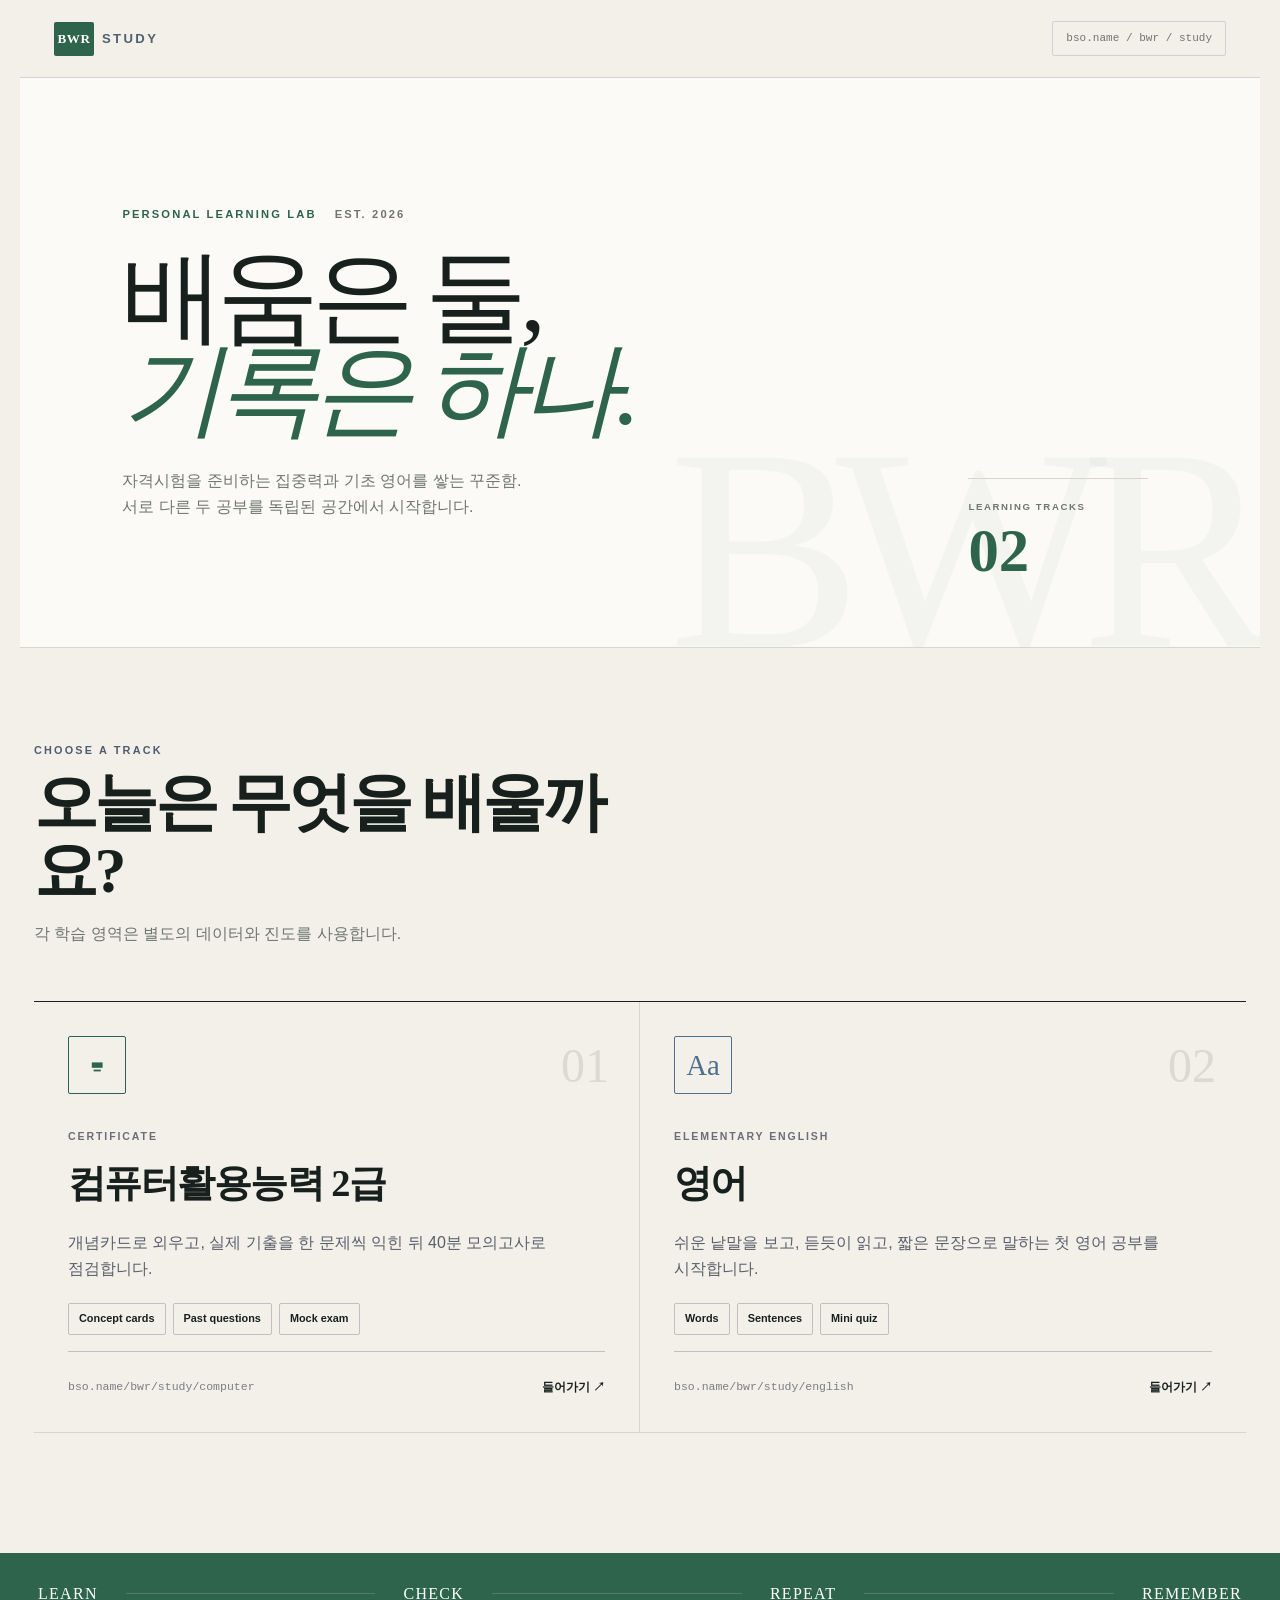
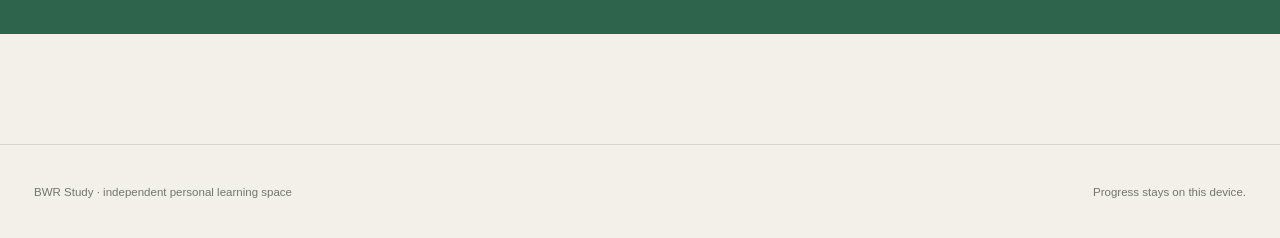
<file: index.html>
<!doctype html>
<html lang="ko">
  <head>
    <meta charset="utf-8" />
    <meta name="viewport" content="width=device-width, initial-scale=1" />
    <meta http-equiv="refresh" content="0; url=./study/" />
    <title>BWR Study</title>
  </head>
  <body>
    <p><a href="./study/">BWR Study로 이동</a></p>
  </body>
</html>
</file>
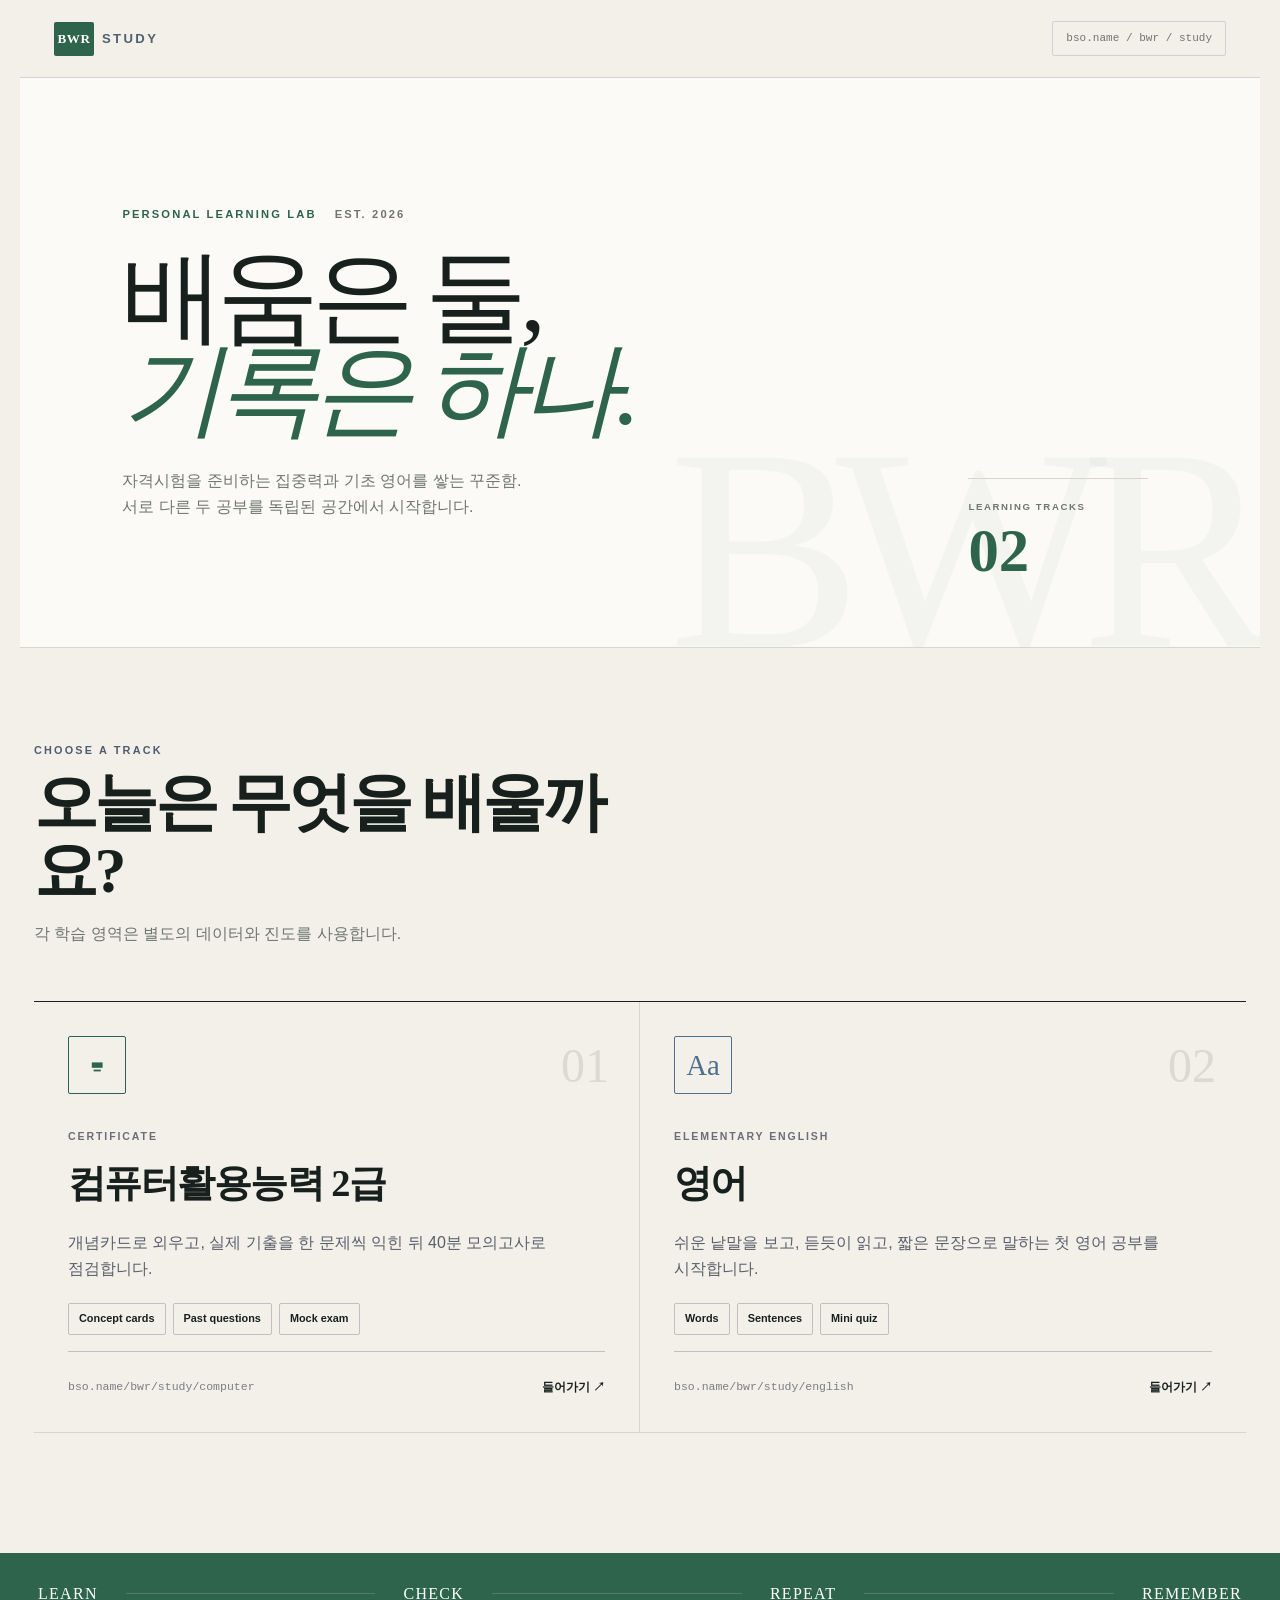
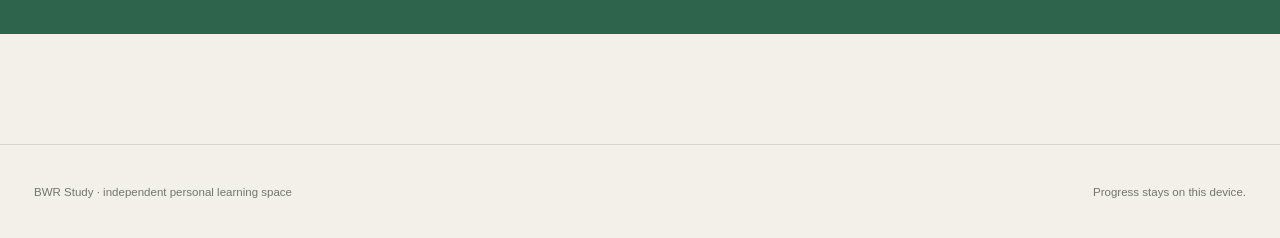
<file: study/index.html>
<!doctype html>
<html lang="ko">
  <head>
    <meta charset="utf-8" />
    <meta name="viewport" content="width=device-width, initial-scale=1" />
    <meta name="theme-color" content="#10182c" />
    <meta name="description" content="컴활과 영어를 독립적으로 공부하는 BWR Study 학습 허브" />
    <meta property="og:type" content="website" />
    <meta property="og:title" content="BWR Study · Personal Learning Lab" />
    <meta property="og:description" content="컴활 2급과 영어를 배우고, 확인하고, 반복하는 독립 학습 공간" />
    <meta property="og:url" content="https://www.bso.name/bwr/study/" />
    <meta property="og:image" content="https://www.bso.name/bwr/study/og-clean.png" />
    <meta name="twitter:card" content="summary_large_image" />
    <meta name="twitter:title" content="BWR Study · Personal Learning Lab" />
    <meta name="twitter:description" content="Learn · Check · Repeat" />
    <meta name="twitter:image" content="https://www.bso.name/bwr/study/og-clean.png" />
    <title>BWR Study · Personal Learning Lab</title>
    <link rel="stylesheet" href="./styles.css" />
  </head>
  <body class="hub-page">
    <a class="skip-link" href="#main">본문으로 건너뛰기</a>
    <header class="topbar">
      <a class="wordmark" href="./"><span>BWR</span><strong>STUDY</strong></a>
      <div class="path-chip">bso.name / bwr / study</div>
    </header>

    <main id="main">
      <section class="hub-hero">
        <div class="hero-orbit orbit-one"></div>
        <div class="hero-orbit orbit-two"></div>
        <p class="kicker"><span>PERSONAL LEARNING LAB</span><b>EST. 2026</b></p>
        <h1>배움은 둘,<br /><em>기록은 하나.</em></h1>
        <p class="hero-lead">
          자격시험을 준비하는 집중력과 기초 영어를 쌓는 꾸준함.<br />
          서로 다른 두 공부를 독립된 공간에서 시작합니다.
        </p>
        <div class="hero-meter" aria-label="학습 영역 2개">
          <span>LEARNING TRACKS</span><strong>02</strong>
        </div>
      </section>

      <section class="track-section" aria-labelledby="tracks-title">
        <div class="section-intro">
          <p class="eyebrow">CHOOSE A TRACK</p>
          <h2 id="tracks-title">오늘은 무엇을 배울까요?</h2>
          <p>각 학습 영역은 별도의 데이터와 진도를 사용합니다.</p>
        </div>

        <div class="track-grid">
          <a class="track-card track-computer" href="./computer/">
            <div class="track-number">01</div>
            <div class="track-icon" aria-hidden="true">⌨</div>
            <p class="track-label">CERTIFICATE</p>
            <h3>컴퓨터활용능력 2급</h3>
            <p>개념카드로 외우고, 실제 기출을 한 문제씩 익힌 뒤 40분 모의고사로 점검합니다.</p>
            <ul aria-label="컴활 학습 구성"><li>Concept cards</li><li>Past questions</li><li>Mock exam</li></ul>
            <div class="track-footer"><span>bso.name/bwr/study/computer</span><b>들어가기 ↗</b></div>
          </a>

          <a class="track-card track-english" href="./english/">
            <div class="track-number">02</div>
            <div class="track-icon" aria-hidden="true">Aa</div>
            <p class="track-label">ELEMENTARY ENGLISH</p>
            <h3>영어</h3>
            <p>쉬운 낱말을 보고, 듣듯이 읽고, 짧은 문장으로 말하는 첫 영어 공부를 시작합니다.</p>
            <ul aria-label="영어 학습 구성"><li>Words</li><li>Sentences</li><li>Mini quiz</li></ul>
            <div class="track-footer"><span>bso.name/bwr/study/english</span><b>들어가기 ↗</b></div>
          </a>
        </div>
      </section>

      <section class="principle-strip" aria-label="학습 원칙">
        <p>LEARN</p><i></i><p>CHECK</p><i></i><p>REPEAT</p><i></i><p>REMEMBER</p>
      </section>
    </main>

    <footer class="site-footer">
      <p>BWR Study · independent personal learning space</p>
      <span>Progress stays on this device.</span>
    </footer>
    <script src="./app.js" defer></script>
  </body>
</html>
</file>
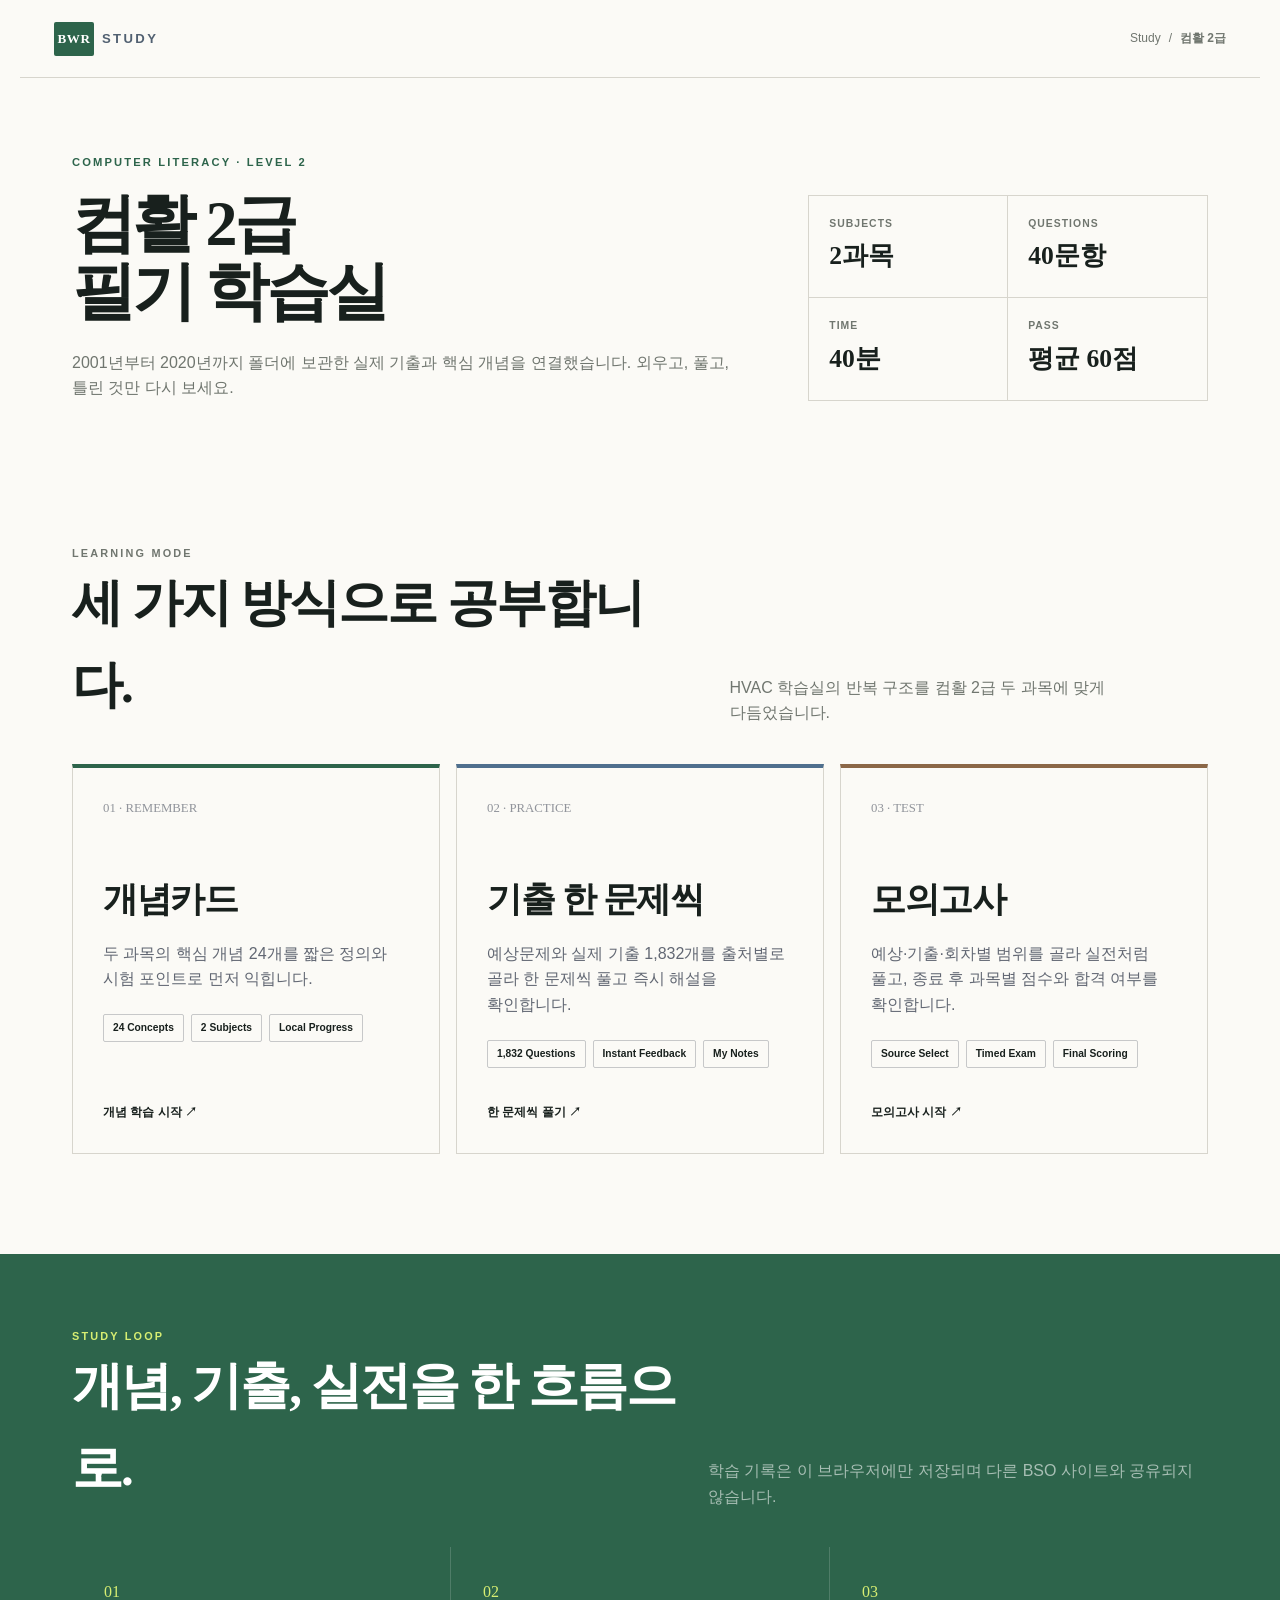
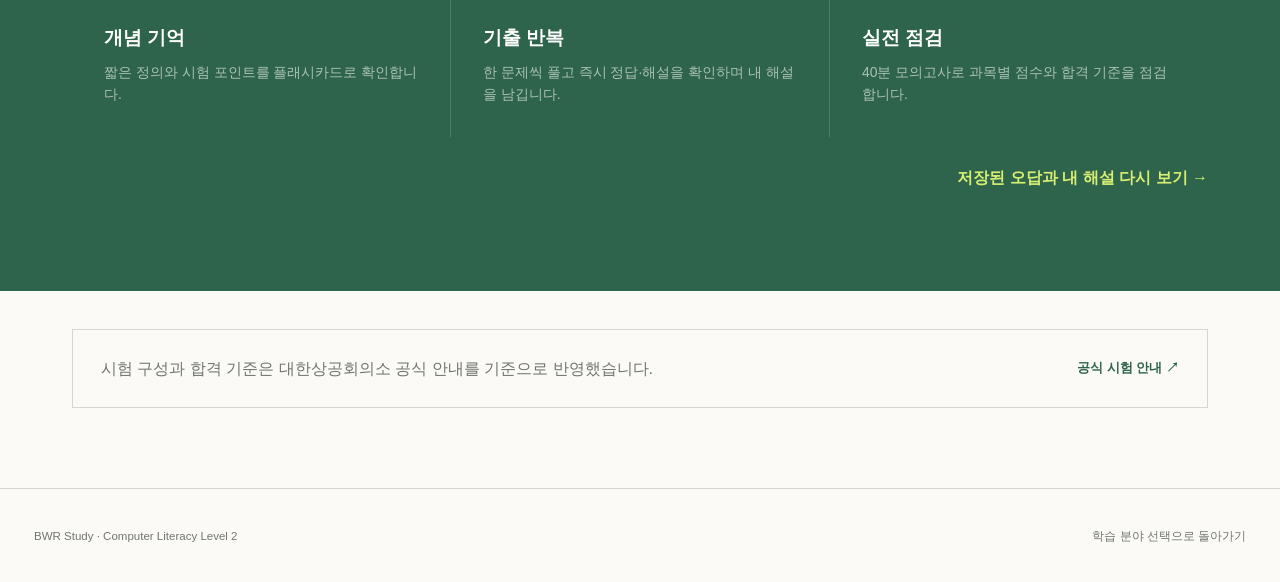
<file: study/computer/index.html>
<!doctype html>
<html lang="ko">
  <head>
    <meta charset="utf-8" />
    <meta name="viewport" content="width=device-width, initial-scale=1" />
    <meta name="description" content="컴퓨터활용능력 2급 개념카드, 실제 기출 한 문제씩 풀기, 40분 모의고사 학습실" />
    <title>컴퓨터활용능력 2급 | BWR Study</title>
    <link rel="stylesheet" href="../styles.css" />
  </head>
  <body class="subpage">
    <a class="skip-link" href="#main">본문으로 건너뛰기</a>
    <header class="topbar">
      <a class="wordmark" href="../"><span>BWR</span><strong>STUDY</strong></a>
      <nav class="breadcrumbs" aria-label="현재 위치"><a href="../">Study</a><span>/</span><strong>컴활 2급</strong></nav>
    </header>
    <main id="main">
      <section class="page-hero">
        <div>
          <p class="page-kicker">COMPUTER LITERACY · LEVEL 2</p>
          <h1 class="page-title">컴활 2급<br />필기 학습실</h1>
          <p class="page-lead">2001년부터 2020년까지 폴더에 보관한 실제 기출과 핵심 개념을 연결했습니다. 외우고, 풀고, 틀린 것만 다시 보세요.</p>
        </div>
        <div class="fact-board" aria-label="컴활 2급 필기 시험 정보">
          <div><span>SUBJECTS</span><strong>2과목</strong></div>
          <div><span>QUESTIONS</span><strong>40문항</strong></div>
          <div><span>TIME</span><strong>40분</strong></div>
          <div><span>PASS</span><strong>평균 60점</strong></div>
        </div>
      </section>

      <section class="content-section" aria-labelledby="mode-title">
        <div class="section-row"><div><p class="eyebrow">LEARNING MODE</p><h2 id="mode-title">세 가지 방식으로 공부합니다.</h2></div><p>HVAC 학습실의 반복 구조를 컴활 2급 두 과목에 맞게 다듬었습니다.</p></div>
        <div class="mode-grid three-modes">
          <a class="mode-card acid" href="./concepts/">
            <span class="mode-index">01 · REMEMBER</span><h3>개념카드</h3>
            <p>두 과목의 핵심 개념 24개를 짧은 정의와 시험 포인트로 먼저 익힙니다.</p>
            <div class="mode-tags"><span>24 Concepts</span><span>2 Subjects</span><span>Local Progress</span></div><b>개념 학습 시작 ↗</b>
          </a>
          <a class="mode-card blue" href="./flashcards/">
            <span class="mode-index">02 · PRACTICE</span><h3>기출 한 문제씩</h3>
            <p>예상문제와 실제 기출 1,832개를 출처별로 골라 한 문제씩 풀고 즉시 해설을 확인합니다.</p>
            <div class="mode-tags"><span>1,832 Questions</span><span>Instant Feedback</span><span>My Notes</span></div><b>한 문제씩 풀기 ↗</b>
          </a>
          <a class="mode-card" href="./exams/">
            <span class="mode-index">03 · TEST</span><h3>모의고사</h3>
            <p>예상·기출·회차별 범위를 골라 실전처럼 풀고, 종료 후 과목별 점수와 합격 여부를 확인합니다.</p>
            <div class="mode-tags"><span>Source Select</span><span>Timed Exam</span><span>Final Scoring</span></div><b>모의고사 시작 ↗</b>
          </a>
        </div>
      </section>

      <section class="content-section dark-section" aria-labelledby="loop-title">
        <div class="section-row"><div><p class="eyebrow" style="color:var(--computer)">STUDY LOOP</p><h2 id="loop-title">개념, 기출, 실전을 한 흐름으로.</h2></div><p>학습 기록은 이 브라우저에만 저장되며 다른 BSO 사이트와 공유되지 않습니다.</p></div>
        <div class="study-loop">
          <article><span>01</span><h3>개념 기억</h3><p>짧은 정의와 시험 포인트를 플래시카드로 확인합니다.</p></article>
          <article><span>02</span><h3>기출 반복</h3><p>한 문제씩 풀고 즉시 정답·해설을 확인하며 내 해설을 남깁니다.</p></article>
          <article><span>03</span><h3>실전 점검</h3><p>40분 모의고사로 과목별 점수와 합격 기준을 점검합니다.</p></article>
        </div>
        <p class="wrongnote-shortcut"><a href="./wrongnote/">저장된 오답과 내 해설 다시 보기 →</a></p>
      </section>

      <aside class="official-callout"><div><p>시험 구성과 합격 기준은 대한상공회의소 공식 안내를 기준으로 반영했습니다.</p><a href="https://license.korcham.net/co/examguide.do?cd=0103&mm=202" target="_blank" rel="noreferrer">공식 시험 안내 ↗</a></div></aside>
    </main>
    <footer class="site-footer"><p>BWR Study · Computer Literacy Level 2</p><a href="../">학습 분야 선택으로 돌아가기</a></footer>
  </body>
</html>
</file>
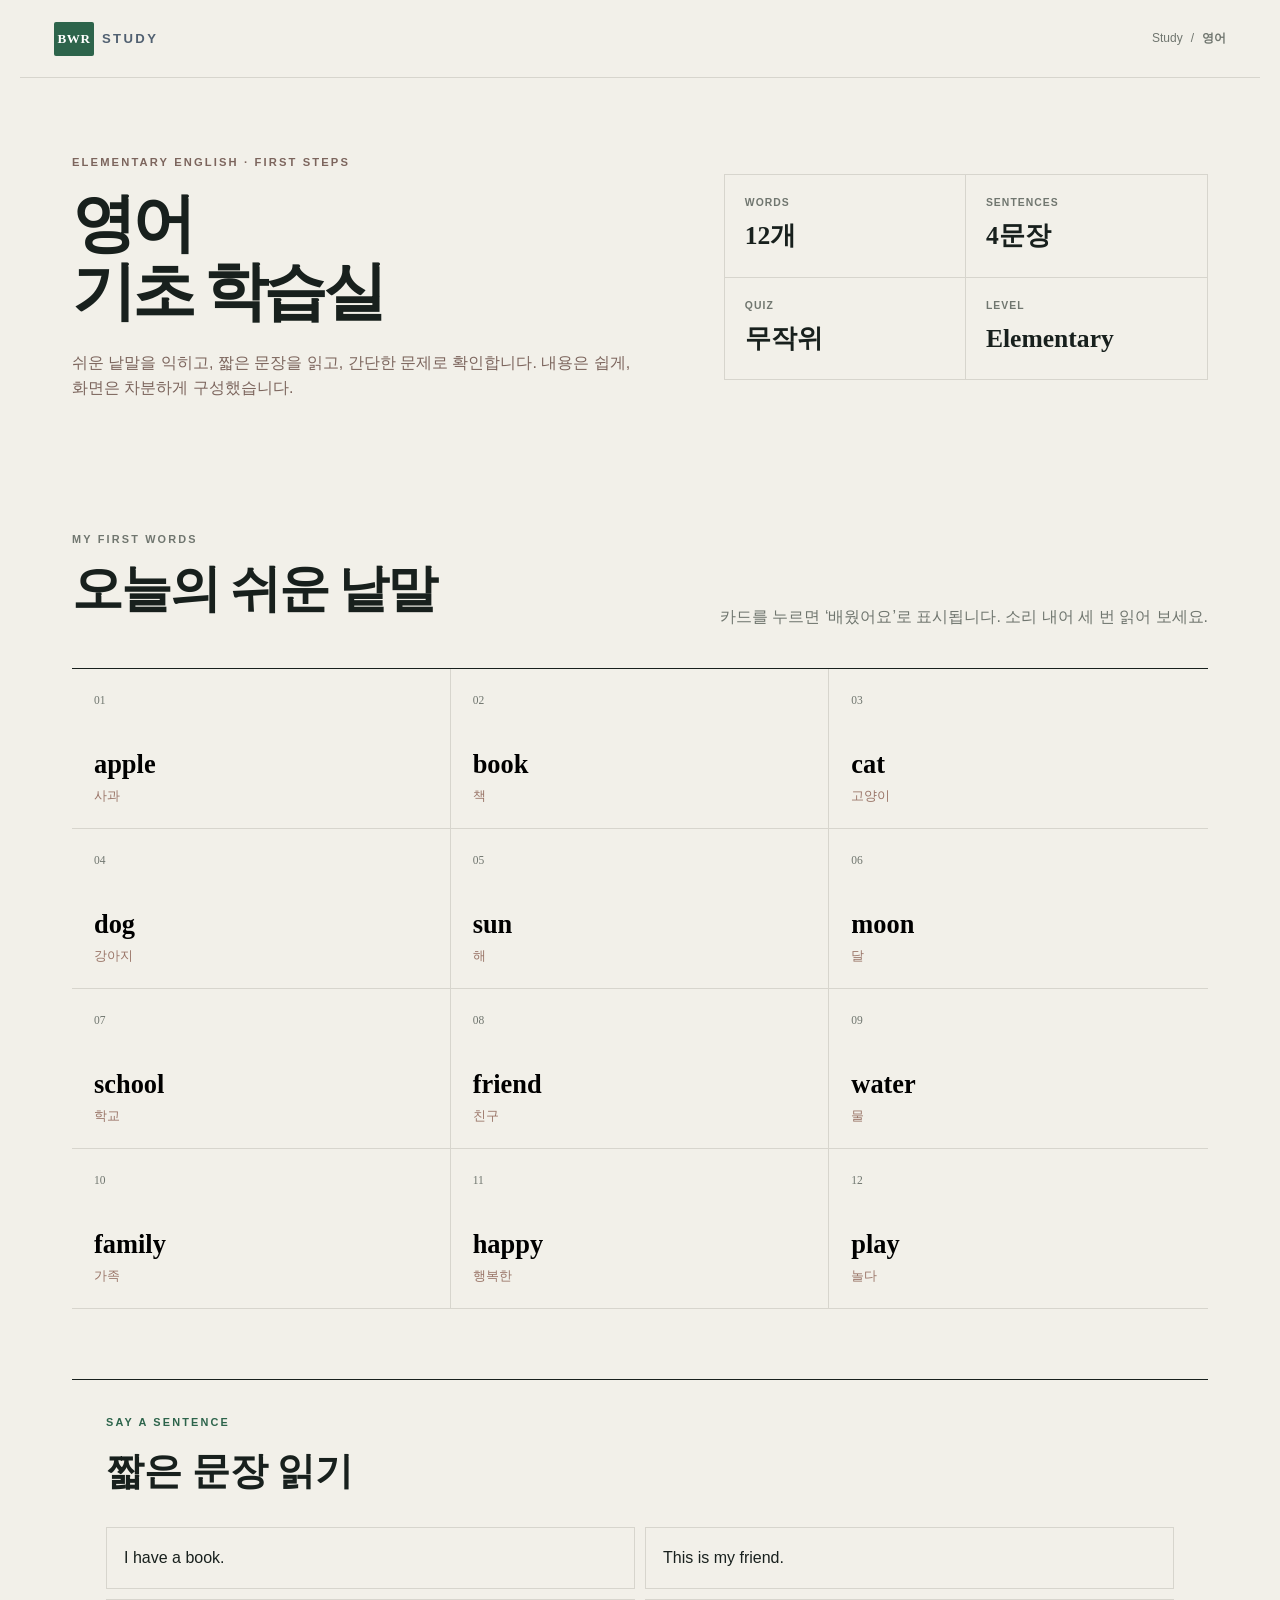
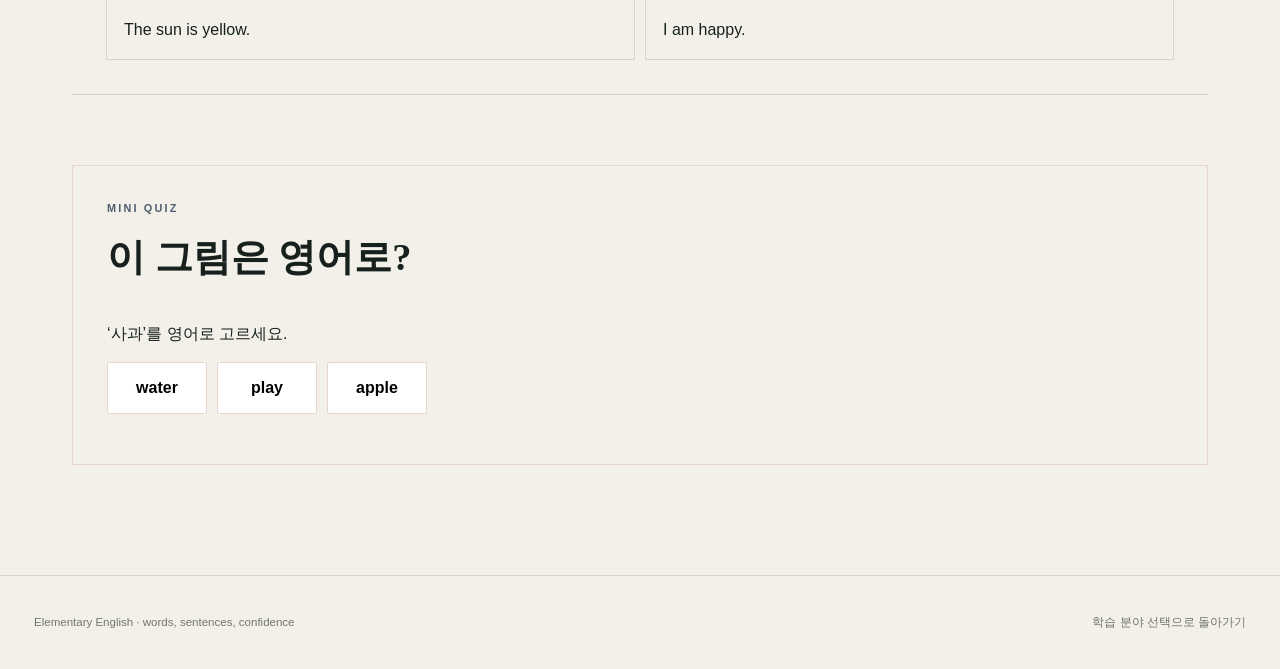
<file: study/english/index.html>
<!doctype html>
<html lang="ko">
  <head>
    <meta charset="utf-8" />
    <meta name="viewport" content="width=device-width, initial-scale=1" />
    <meta name="description" content="낱말과 짧은 문장으로 시작하는 영어 학습 공간" />
    <title>영어 | BWR Study</title>
    <link rel="stylesheet" href="../styles.css" />
  </head>
  <body class="subpage english-page">
    <a class="skip-link" href="#main">본문으로 건너뛰기</a>
    <header class="topbar">
      <a class="wordmark" href="../"><span>BWR</span><strong>STUDY</strong></a>
      <nav class="breadcrumbs" aria-label="현재 위치"><a href="../">Study</a><span>/</span><strong>영어</strong></nav>
    </header>
    <main id="main">
      <section class="page-hero english-hero">
        <div><p class="page-kicker">ELEMENTARY ENGLISH · FIRST STEPS</p><h1 class="page-title">영어<br />기초 학습실</h1><p class="page-lead">쉬운 낱말을 익히고, 짧은 문장을 읽고, 간단한 문제로 확인합니다. 내용은 쉽게, 화면은 차분하게 구성했습니다.</p></div>
        <div class="fact-board" aria-label="영어 학습 구성"><div><span>WORDS</span><strong>12개</strong></div><div><span>SENTENCES</span><strong>4문장</strong></div><div><span>QUIZ</span><strong>무작위</strong></div><div><span>LEVEL</span><strong>Elementary</strong></div></div>
      </section>

      <section class="english-content" aria-labelledby="words-title">
        <div class="section-row"><div><p class="eyebrow">MY FIRST WORDS</p><h2 id="words-title">오늘의 쉬운 낱말</h2></div><p>카드를 누르면 ‘배웠어요’로 표시됩니다. 소리 내어 세 번 읽어 보세요.</p></div>
        <div class="word-grid" id="wordGrid"></div>

        <section class="sentence-strip" aria-labelledby="sentence-title"><p class="eyebrow">SAY A SENTENCE</p><h2 id="sentence-title">짧은 문장 읽기</h2><div class="sentence-list" id="sentenceList"></div></section>
        <section class="mini-quiz" aria-labelledby="quiz-title"><p class="eyebrow">MINI QUIZ</p><h2 id="quiz-title">이 그림은 영어로?</h2><p id="englishQuestion"></p><div class="english-options" id="englishOptions"></div><p id="englishFeedback" aria-live="polite"></p></section>
      </section>
    </main>
    <footer class="site-footer"><p>Elementary English · words, sentences, confidence</p><a href="../">학습 분야 선택으로 돌아가기</a></footer>
    <script src="./app.js" defer></script>
  </body>
</html>
</file>
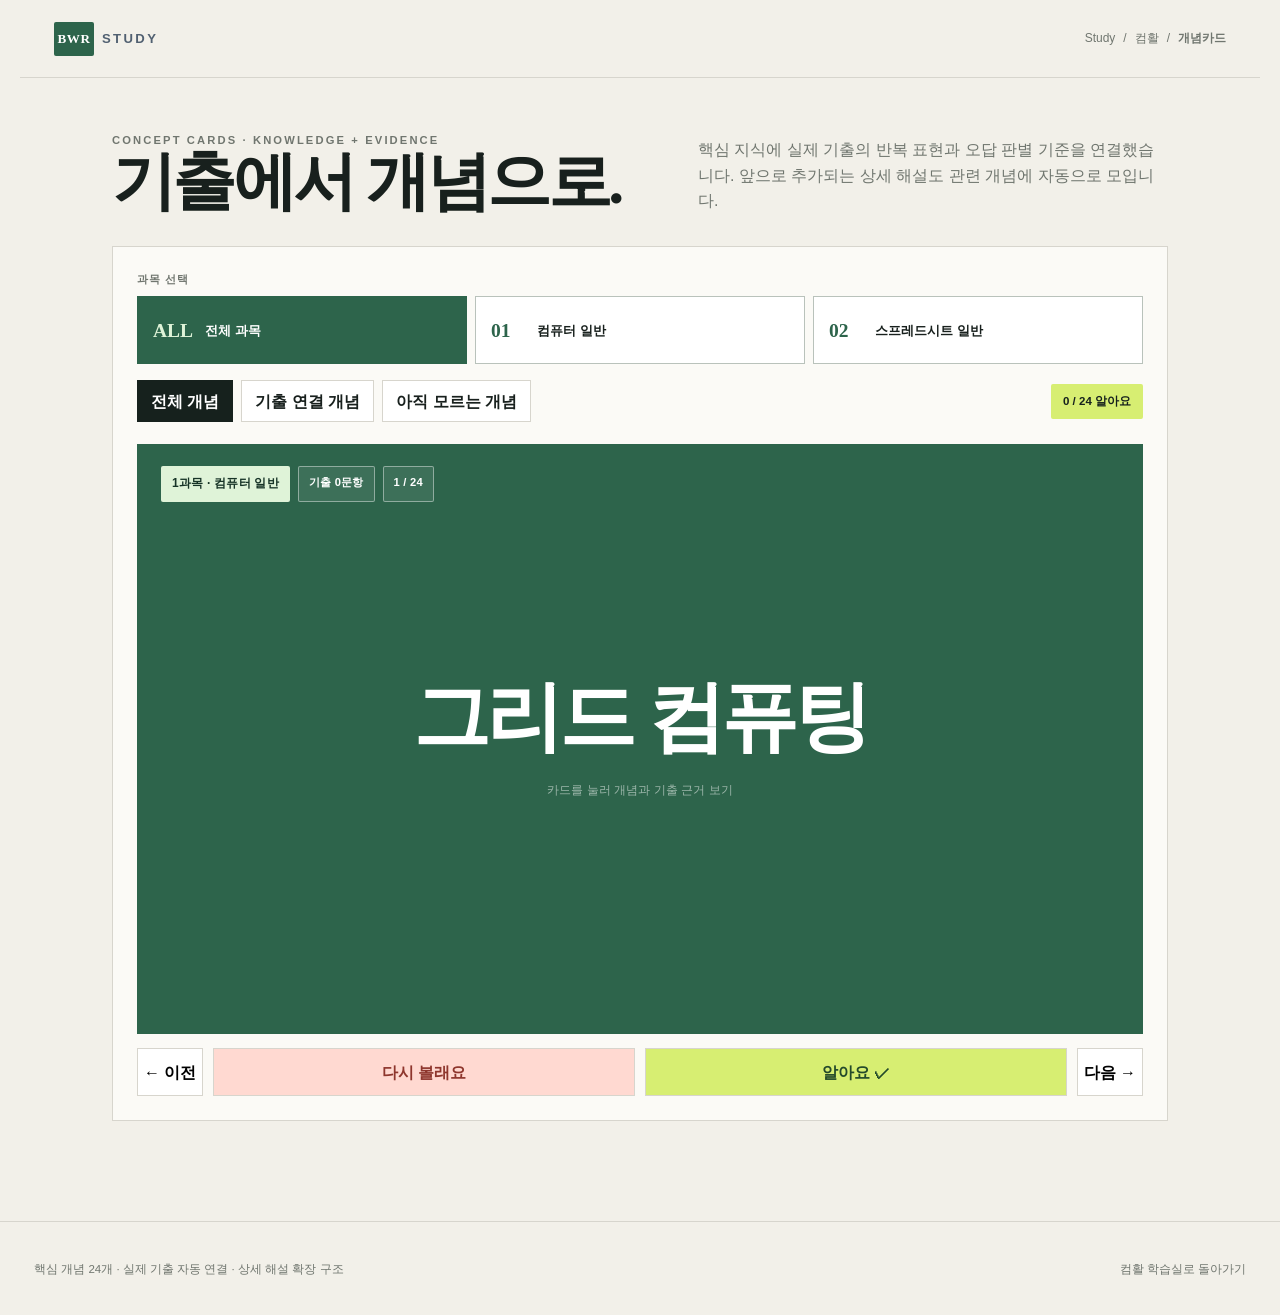
<file: study/computer/concepts/index.html>
<!doctype html>
<html lang="ko">
  <head>
    <meta charset="utf-8" />
    <meta name="viewport" content="width=device-width, initial-scale=1" />
    <meta name="description" content="컴퓨터활용능력 2급 지식, 실제 기출 근거와 오답 해설을 연결한 개념카드" />
    <title>컴활 개념카드 | BWR Study</title>
    <link rel="stylesheet" href="../../styles.css" />
  </head>
  <body class="tool-page">
    <a class="skip-link" href="#main">본문으로 건너뛰기</a>
    <header class="topbar">
      <a class="wordmark" href="../../"><span>BWR</span><strong>STUDY</strong></a>
      <nav class="breadcrumbs" aria-label="현재 위치"><a href="../../">Study</a><span>/</span><a href="../">컴활</a><span>/</span><strong>개념카드</strong></nav>
    </header>
    <main class="tool-shell" id="main">
      <div class="tool-heading">
        <div><p class="page-kicker">CONCEPT CARDS · KNOWLEDGE + EVIDENCE</p><h1>기출에서 개념으로.</h1></div>
        <p>핵심 지식에 실제 기출의 반복 표현과 오답 판별 기준을 연결했습니다. 앞으로 추가되는 상세 해설도 관련 개념에 자동으로 모입니다.</p>
      </div>

      <section class="tool-panel" aria-label="컴활 플래시카드 학습 도구">
        <div class="control-row flashcard-controls">
          <div class="subject-selector">
            <p>과목 선택</p>
            <div class="subject-tabs" role="group" aria-label="플래시카드 과목 선택">
              <button class="subject-tab active" data-subject="all" type="button" aria-pressed="true"><span>ALL</span><strong>전체 과목</strong></button>
              <button class="subject-tab" data-subject="computer" type="button" aria-pressed="false"><span>01</span><strong>컴퓨터 일반</strong></button>
              <button class="subject-tab" data-subject="spreadsheet" type="button" aria-pressed="false"><span>02</span><strong>스프레드시트 일반</strong></button>
            </div>
          </div>
          <div class="view-controls" aria-label="카드 보기 설정">
            <button class="view-filter active" data-view="all" type="button">전체 개념</button>
            <button class="view-filter" data-view="evidence" type="button">기출 연결 개념</button>
            <button class="view-filter" id="explanationFilter" data-view="explanation" type="button" hidden>상세 해설 연결</button>
            <button class="view-filter" data-view="unknown" type="button">아직 모르는 개념</button>
            <span class="stat-pill" id="knownStat">0 / 24 알아요</span>
          </div>
        </div>

        <article class="flashcard" id="flashcard" tabindex="0" role="button" aria-label="카드 뒤집기">
          <div class="card-meta"><span id="cardSubject"></span><span id="cardPastCount"></span><span id="cardExplanationCount" hidden></span><span id="cardPosition"></span></div>
          <div class="card-body">
            <h2 class="term" id="cardTerm"></h2><p class="hint" id="cardHint">카드를 눌러 개념과 기출 근거 보기</p>
            <div class="concept-details" id="conceptDetails" hidden>
              <p class="definition" id="cardDefinition"></p>
              <section><strong>판별 기준</strong><p id="cardCriterion"></p></section>
              <section><strong>기출 근거</strong><p id="cardEvidence"></p></section>
              <section><strong>자주 틀리는 이유</strong><p id="cardMistake"></p></section>
              <section id="cardExplanationSection" hidden><strong>연결된 상세 해설</strong><p id="cardExplanationPreview"></p></section>
            </div>
          </div>
        </article>
        <div class="flash-actions">
          <button id="prevCard" type="button" aria-label="이전 카드">← 이전</button>
          <button class="again" id="againCard" type="button">다시 볼래요</button>
          <button class="known" id="knownCard" type="button">알아요 ✓</button>
          <button id="nextCard" type="button" aria-label="다음 카드">다음 →</button>
        </div>
        <a class="concept-practice-link" id="conceptPracticeLink" href="../flashcards/">이 개념의 관련 기출 한 문제씩 풀기 →</a>
      </section>
    </main>
    <footer class="site-footer"><p>핵심 개념 24개 · 실제 기출 자동 연결 · 상세 해설 확장 구조</p><a href="../">컴활 학습실로 돌아가기</a></footer>
    <script src="../past-questions.js" defer></script>
    <script src="../predicted-questions.js" defer></script>
    <script src="../explanations/index.js" defer></script>
    <script src="./concept-data.js" defer></script>
    <script src="./app.js" defer></script>
  </body>
</html>
</file>
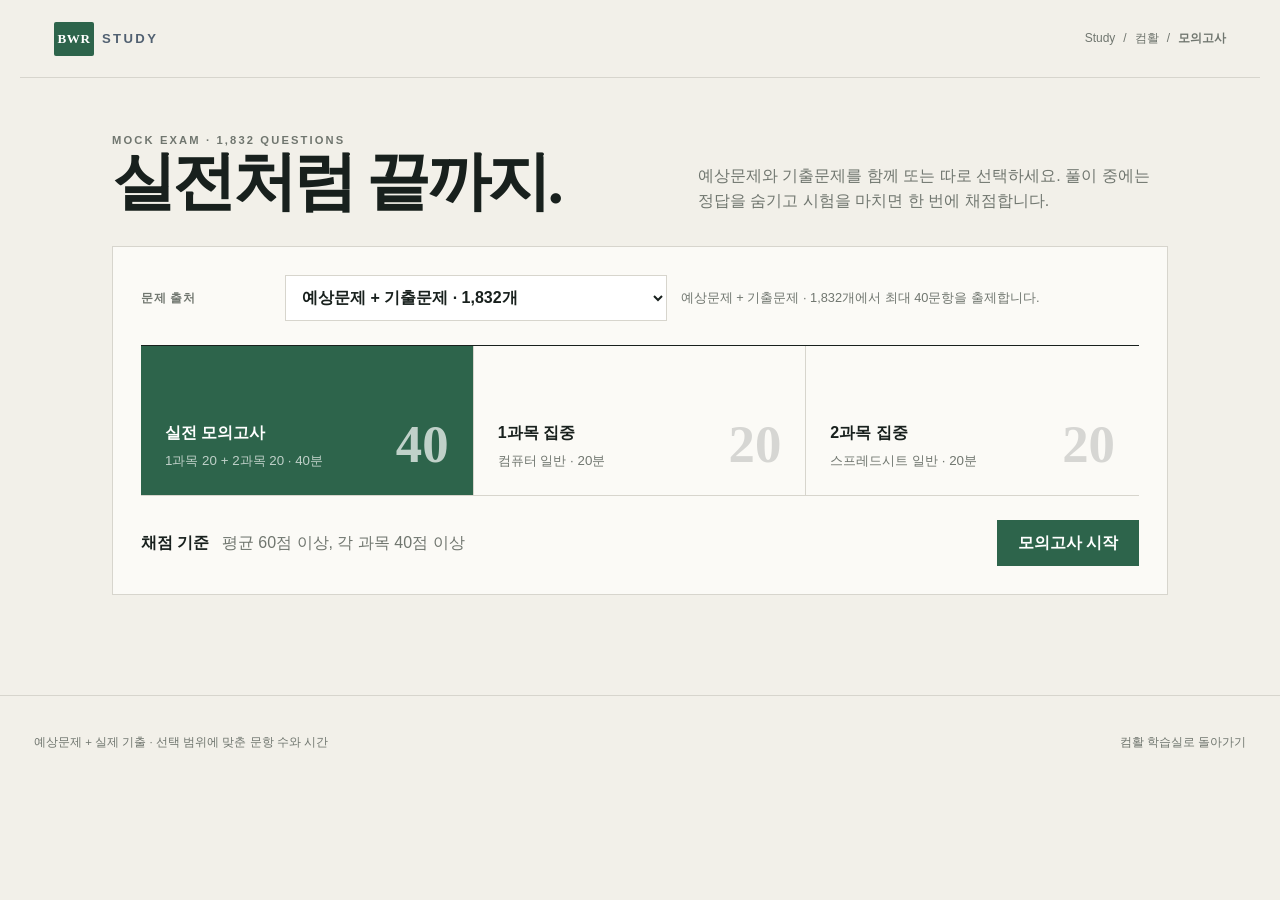
<file: study/computer/exams/index.html>
<!doctype html>
<html lang="ko">
  <head>
    <meta charset="utf-8" />
    <meta name="viewport" content="width=device-width, initial-scale=1" />
    <meta name="description" content="컴퓨터활용능력 2급 예상문제와 실제 기출문제로 구성한 모의고사" />
    <title>컴활 2급 모의고사 | BWR Study</title>
    <link rel="stylesheet" href="../../styles.css" />
  </head>
  <body class="tool-page mock-page">
    <a class="skip-link" href="#main">본문으로 건너뛰기</a>
    <header class="topbar">
      <a class="wordmark" href="../../"><span>BWR</span><strong>STUDY</strong></a>
      <nav class="breadcrumbs" aria-label="현재 위치"><a href="../../">Study</a><span>/</span><a href="../">컴활</a><span>/</span><strong>모의고사</strong></nav>
    </header>

    <main class="tool-shell" id="main">
      <div class="tool-heading">
        <div><p class="page-kicker">MOCK EXAM · 1,832 QUESTIONS</p><h1>실전처럼 끝까지.</h1></div>
        <p>예상문제와 기출문제를 함께 또는 따로 선택하세요. 풀이 중에는 정답을 숨기고 시험을 마치면 한 번에 채점합니다.</p>
      </div>

      <section class="mock-setup" id="mockSetup" aria-label="모의고사 설정">
        <div class="mock-source-picker">
          <label for="mockSource">문제 출처</label>
          <select id="mockSource"><option value="all">예상문제 + 기출문제 · 1,832개</option><option value="past">기출문제 · 1,808개</option><option value="predicted">예상문제 · 24개</option><optgroup id="mockPastSourceGroup" label="기출문제 회차 선택"></optgroup></select>
          <p id="mockSourceSummary">선택한 범위에서 과목별 최대 20문항을 출제합니다.</p>
        </div>
        <div class="mock-format-list">
          <label class="mock-format active"><input type="radio" name="mockMode" value="full" checked /><span><b>실전 모의고사</b><small id="fullFormatDetail">1과목 20 + 2과목 20 · 40분</small></span><strong id="fullFormatCount">40</strong></label>
          <label class="mock-format"><input type="radio" name="mockMode" value="computer" /><span><b>1과목 집중</b><small id="computerFormatDetail">컴퓨터 일반 · 20분</small></span><strong id="computerFormatCount">20</strong></label>
          <label class="mock-format"><input type="radio" name="mockMode" value="spreadsheet" /><span><b>2과목 집중</b><small id="spreadsheetFormatDetail">스프레드시트 일반 · 20분</small></span><strong id="spreadsheetFormatCount">20</strong></label>
        </div>
        <div class="mock-start-row"><p><strong>채점 기준</strong> 평균 60점 이상, 각 과목 40점 이상</p><button class="primary-action" id="startMock" type="button">모의고사 시작</button></div>
      </section>

      <section class="single-question-stage" id="questionStage" hidden aria-live="polite">
        <div class="practice-toolbar mock-toolbar">
          <div><span class="practice-badge">모의고사</span><strong id="mockModeLabel">실전 40문항</strong></div>
          <div class="practice-stats"><span id="questionPosition">1 / 40</span><strong id="timer">40:00</strong></div>
        </div>
        <div class="question-progress" aria-hidden="true"><span id="progressBar"></span></div>

        <article class="practice-question-card mock-question-card">
          <div class="question-meta-line"><span id="questionSubject"></span><span id="questionSource"></span></div>
          <h2 id="questionTitle"></h2>
          <div class="answers" id="answers"></div>
          <p class="mock-notice">선택한 답은 시험 종료 전까지 바꿀 수 있습니다. 정답과 해설은 채점 후 오답노트에서 확인하세요.</p>
        </article>

        <div class="practice-navigation mock-navigation">
          <button class="quiet-action" id="previousQuestion" type="button">← 이전 문제</button>
          <button class="quiet-action finish-action" id="finishMock" type="button">시험 종료·채점</button>
          <button class="primary-action" id="nextQuestion" type="button">다음 문제 →</button>
        </div>
      </section>

      <section class="practice-result mock-result" id="resultPanel" hidden aria-live="polite">
        <p>MOCK EXAM RESULT</p>
        <div class="result-score" id="resultScore">0 / 40</div>
        <h2 id="resultTitle">채점 결과</h2>
        <p id="resultMessage"></p>
        <div class="subject-result-grid" id="subjectResults"></div>
        <div class="result-actions"><button class="primary-action" id="restartMock" type="button">새 문제로 다시 풀기</button><a class="quiet-action link-action" href="../wrongnote/">오답·해설 확인</a></div>
      </section>
    </main>

    <footer class="site-footer"><p>예상문제 + 실제 기출 · 선택 범위에 맞춘 문항 수와 시간</p><a href="../">컴활 학습실로 돌아가기</a></footer>
    <script src="../past-questions.js" defer></script>
    <script src="../predicted-questions.js" defer></script>
    <script src="./app.js" defer></script>
  </body>
</html>
</file>
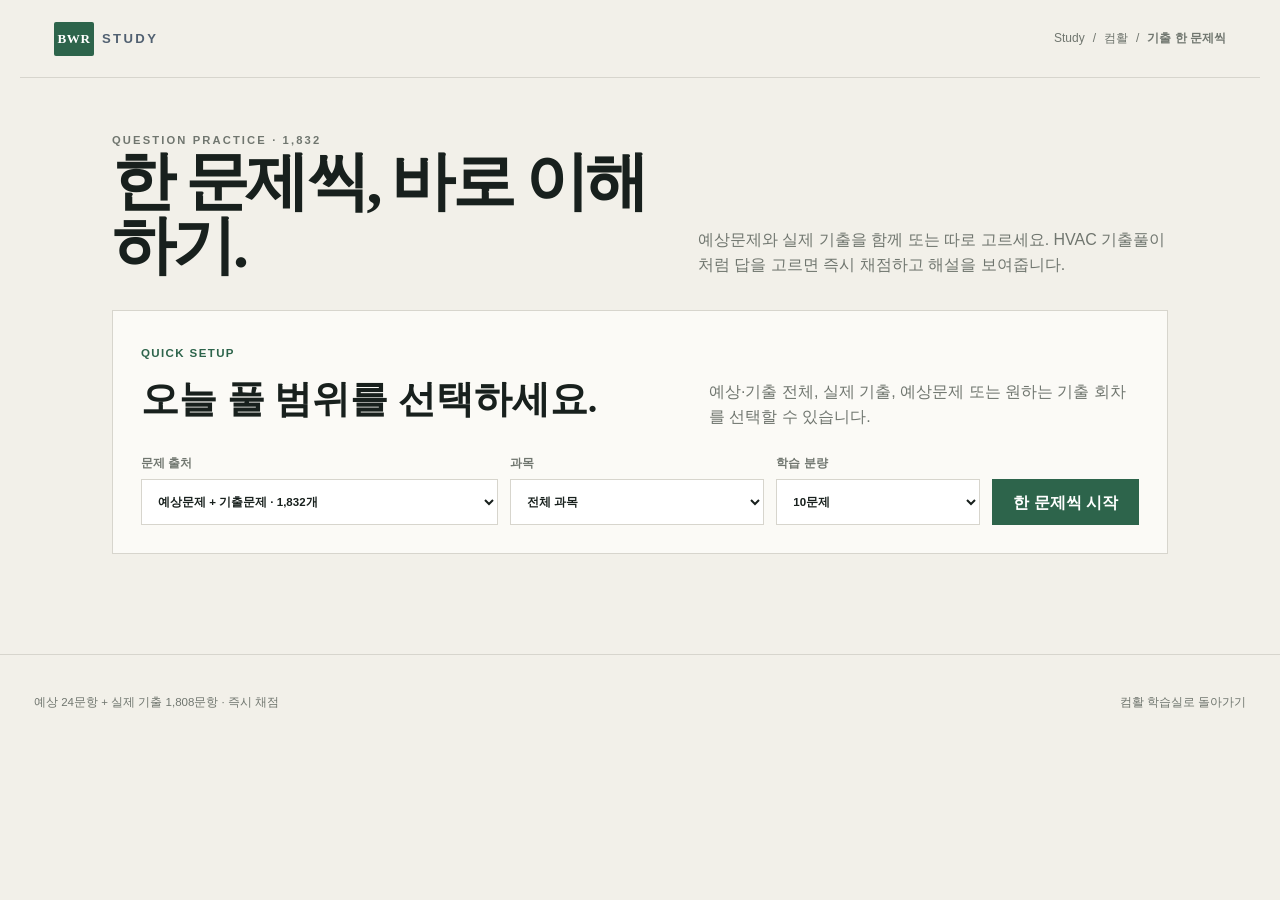
<file: study/computer/flashcards/index.html>
<!doctype html>
<html lang="ko">
  <head>
    <meta charset="utf-8" />
    <meta name="viewport" content="width=device-width, initial-scale=1" />
    <meta name="description" content="컴퓨터활용능력 2급 예상문제와 실제 기출문제를 한 문제씩 풀고 바로 해설을 확인하는 학습 도구" />
    <title>컴활 기출 한 문제씩 | BWR Study</title>
    <link rel="stylesheet" href="../../styles.css" />
  </head>
  <body class="tool-page practice-page">
    <a class="skip-link" href="#main">본문으로 건너뛰기</a>
    <header class="topbar">
      <a class="wordmark" href="../../"><span>BWR</span><strong>STUDY</strong></a>
      <nav class="breadcrumbs" aria-label="현재 위치"><a href="../../">Study</a><span>/</span><a href="../">컴활</a><span>/</span><strong>기출 한 문제씩</strong></nav>
    </header>

    <main class="tool-shell" id="main">
      <div class="tool-heading">
        <div><p class="page-kicker">QUESTION PRACTICE · 1,832</p><h1>한 문제씩, 바로 이해하기.</h1></div>
        <p>예상문제와 실제 기출을 함께 또는 따로 고르세요. HVAC 기출풀이처럼 답을 고르면 즉시 채점하고 해설을 보여줍니다.</p>
      </div>

      <section class="practice-setup" id="practiceSetup" aria-label="기출 학습 설정">
        <div class="setup-heading">
          <div><span>QUICK SETUP</span><h2>오늘 풀 범위를 선택하세요.</h2></div>
          <p>예상·기출 전체, 실제 기출, 예상문제 또는 원하는 기출 회차를 선택할 수 있습니다.</p>
        </div>
        <div class="practice-controls">
          <label>문제 출처<select id="sourceSelect"><option value="all">예상문제 + 기출문제 · 1,832개</option><option value="past">기출문제 · 1,808개</option><option value="predicted">예상문제 · 24개</option><option value="wrong">저장된 오답만</option><optgroup id="pastSourceGroup" label="기출문제 회차 선택"></optgroup></select></label>
          <label>과목<select id="subjectSelect"><option value="all">전체 과목</option><option value="computer">1과목 · 컴퓨터 일반</option><option value="spreadsheet">2과목 · 스프레드시트 일반</option></select></label>
          <label>학습 분량<select id="countSelect"><option value="10">10문제</option><option value="20">20문제</option><option value="40">40문제</option><option value="all">선택 범위 전체</option></select></label>
          <button class="primary-action" id="startPractice" type="button">한 문제씩 시작</button>
        </div>
      </section>

      <section class="single-question-stage" id="questionStage" hidden aria-live="polite">
        <div class="practice-toolbar">
          <div><span class="practice-badge">기출 한 문제씩</span><strong id="practiceSubject">전체 과목</strong></div>
          <div class="practice-stats"><span id="questionPosition">1 / 10</span><span id="scorePosition">정답 0</span></div>
        </div>
        <div class="question-progress" aria-hidden="true"><span id="progressBar"></span></div>

        <article class="practice-question-card">
          <div class="question-meta-line"><span id="questionSubject"></span><span id="questionSource"></span></div>
          <h2 id="questionTitle"></h2>
          <div class="answers" id="answers"></div>
          <div class="instant-result" id="instantResult" hidden>
            <strong id="resultTitle"></strong>
            <p id="explanation"></p>
          </div>
          <div class="note-editor" id="noteEditor" hidden>
            <label for="userExplanation">내 해설 · 학습 메모</label>
            <textarea id="userExplanation" rows="4" placeholder="왜 이 답이 맞는지, 틀린 이유나 외울 포인트를 적어보세요."></textarea>
            <div><button id="saveExplanation" type="button">내 해설 저장</button><span id="noteStatus" aria-live="polite"></span></div>
          </div>
        </article>

        <div class="practice-navigation">
          <button class="quiet-action" id="quitPractice" type="button">학습 종료</button>
          <button class="primary-action" id="nextQuestion" type="button" disabled>다음 문제 →</button>
        </div>
      </section>

      <section class="practice-result" id="resultPanel" hidden aria-live="polite">
        <p>SESSION COMPLETE</p>
        <div class="result-score" id="resultScore">0 / 10</div>
        <h2 id="resultMessage"></h2>
        <div><button class="primary-action" id="restartPractice" type="button">같은 조건으로 다시 풀기</button><a class="quiet-action link-action" href="../wrongnote/">오답노트 보기</a></div>
      </section>
    </main>

    <footer class="site-footer"><p>예상 24문항 + 실제 기출 1,808문항 · 즉시 채점</p><a href="../">컴활 학습실로 돌아가기</a></footer>
    <script src="../past-questions.js" defer></script>
    <script src="../predicted-questions.js" defer></script>
    <script src="../explanations/index.js" defer></script>
    <script src="../concepts/concept-data.js" defer></script>
    <script src="./app.js" defer></script>
  </body>
</html>
</file>
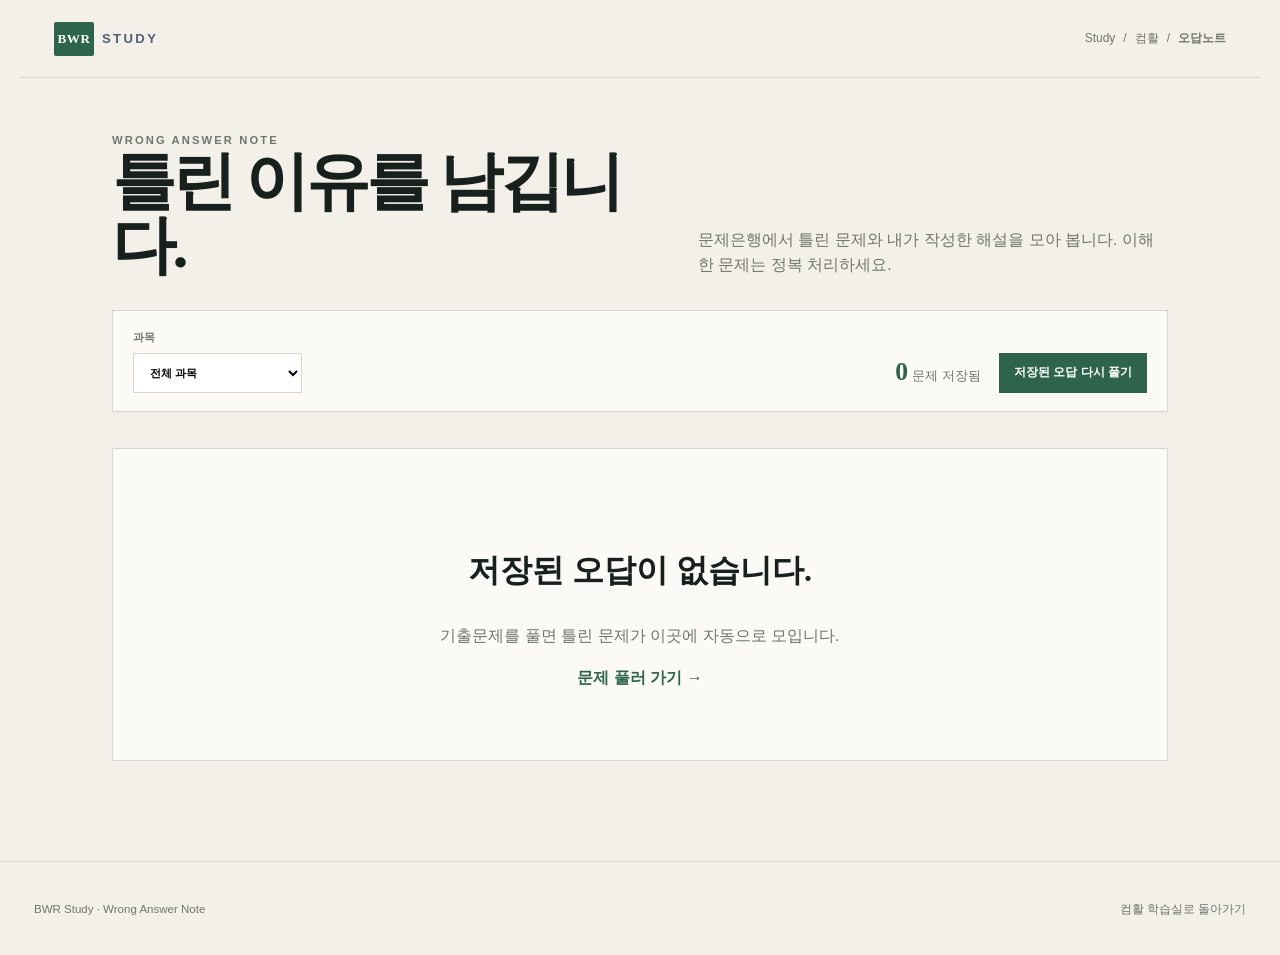
<file: study/computer/wrongnote/index.html>
<!doctype html>
<html lang="ko">
  <head>
    <meta charset="utf-8" />
    <meta name="viewport" content="width=device-width, initial-scale=1" />
    <meta name="description" content="컴퓨터활용능력 2급 오답과 개인 해설을 다시 보는 오답노트" />
    <title>컴활 오답노트 | BWR Study</title>
    <link rel="stylesheet" href="../../styles.css" />
  </head>
  <body class="tool-page">
    <a class="skip-link" href="#main">본문으로 건너뛰기</a>
    <header class="topbar">
      <a class="wordmark" href="../../"><span>BWR</span><strong>STUDY</strong></a>
      <nav class="breadcrumbs" aria-label="현재 위치"><a href="../../">Study</a><span>/</span><a href="../">컴활</a><span>/</span><strong>오답노트</strong></nav>
    </header>
    <main class="tool-shell" id="main">
      <div class="tool-heading">
        <div><p class="page-kicker">WRONG ANSWER NOTE</p><h1>틀린 이유를 남깁니다.</h1></div>
        <p>문제은행에서 틀린 문제와 내가 작성한 해설을 모아 봅니다. 이해한 문제는 정복 처리하세요.</p>
      </div>

      <section class="wrong-toolbar" aria-label="오답노트 도구">
        <label>과목<select id="wrongSubject"><option value="all">전체 과목</option><option value="computer">1과목 컴퓨터 일반</option><option value="spreadsheet">2과목 스프레드시트 일반</option></select></label>
        <span><strong id="wrongCount">0</strong>문제 저장됨</span>
        <a href="../flashcards/?mode=wrong">저장된 오답 다시 풀기</a>
      </section>

      <section class="wrong-list" id="wrongList" aria-live="polite"></section>
      <section class="empty-wrong" id="emptyWrong" hidden><h2>저장된 오답이 없습니다.</h2><p>기출문제를 풀면 틀린 문제가 이곳에 자동으로 모입니다.</p><a href="../flashcards/">문제 풀러 가기 →</a></section>
    </main>
    <footer class="site-footer"><p>BWR Study · Wrong Answer Note</p><a href="../">컴활 학습실로 돌아가기</a></footer>
    <script src="../past-questions.js" defer></script>
    <script src="../predicted-questions.js" defer></script>
    <script src="../explanations/index.js" defer></script>
    <script src="./app.js" defer></script>
  </body>
</html>
</file>
<file: study/styles.css>
:root {
  --navy: #10182c;
  --navy-2: #172440;
  --cream: #f4f0e7;
  --paper: #fffdf8;
  --ink: #151a25;
  --muted: #6c7280;
  --line: #d9d5cc;
  --computer: #d6ff57;
  --computer-deep: #35683e;
  --english: #ff7f6b;
  --english-soft: #ffcbbb;
  --blue: #79b8ff;
  --shadow: 0 26px 70px rgba(16, 24, 44, 0.13);
}

* { box-sizing: border-box; }
html { scroll-behavior: smooth; }
body { margin: 0; color: var(--ink); background: var(--cream); font-family: Pretendard, "Noto Sans KR", "Apple SD Gothic Neo", "Segoe UI", sans-serif; line-height: 1.6; }
button, input, select { font: inherit; }
button, a { -webkit-tap-highlight-color: transparent; }
a { color: inherit; text-decoration: none; }
.skip-link { position: fixed; z-index: 999; left: 16px; top: -60px; padding: 10px 16px; background: white; color: black; }
.skip-link:focus { top: 16px; }
.sr-only { position: absolute; width: 1px; height: 1px; overflow: hidden; clip: rect(0 0 0 0); white-space: nowrap; }

.topbar { height: 78px; display: flex; align-items: center; justify-content: space-between; max-width: 1280px; margin: 0 auto; padding: 0 34px; }
.wordmark { display: inline-flex; align-items: baseline; gap: 8px; font-size: .82rem; font-weight: 900; letter-spacing: .18em; }
.wordmark span { display: grid; place-items: center; width: 42px; height: 42px; border-radius: 50%; color: var(--navy); background: var(--computer); letter-spacing: .04em; }
.wordmark strong { color: #516071; }
.path-chip { padding: 8px 13px; border: 1px solid rgba(16,24,44,.14); border-radius: 999px; color: var(--muted); font-family: "SFMono-Regular", Consolas, monospace; font-size: .69rem; }

.hub-hero { position: relative; overflow: hidden; min-height: 650px; display: flex; flex-direction: column; justify-content: center; max-width: 1280px; margin: 0 auto; padding: 86px 8.5%; color: white; background: var(--navy); }
.hub-hero::after { content: "BWR"; position: absolute; right: -1.5%; bottom: -14%; color: rgba(255,255,255,.035); font-family: Georgia, serif; font-size: 18rem; line-height: 1; letter-spacing: -.09em; }
.hero-orbit { position: absolute; border-radius: 50%; border: 1px solid rgba(214,255,87,.18); }
.orbit-one { width: 460px; height: 460px; right: 6%; top: 11%; }
.orbit-two { width: 230px; height: 230px; right: 15%; top: 29%; border-color: rgba(255,127,107,.25); }
.kicker { position: relative; z-index: 1; margin: 0 0 26px; display: flex; align-items: center; gap: 18px; color: var(--computer); font-size: .7rem; font-weight: 900; letter-spacing: .19em; }
.kicker b { color: rgba(255,255,255,.38); font-weight: 700; }
.hub-hero h1 { position: relative; z-index: 1; max-width: 810px; margin: 0; font-family: Georgia, "Noto Serif KR", serif; font-size: clamp(4.3rem, 8vw, 7.4rem); font-weight: 500; line-height: .91; letter-spacing: -.07em; }
.hub-hero h1 em { color: var(--computer); font-weight: inherit; }
.hero-lead { position: relative; z-index: 1; max-width: 560px; margin: 32px 0 0; color: rgba(255,255,255,.67); font-size: 1rem; word-break: keep-all; }
.hero-meter { position: absolute; z-index: 2; right: 9%; bottom: 11%; width: 180px; padding-top: 13px; border-top: 1px solid rgba(255,255,255,.24); }
.hero-meter span { color: rgba(255,255,255,.48); font-size: .6rem; font-weight: 800; letter-spacing: .17em; }
.hero-meter strong { display: block; color: var(--english); font-family: Georgia, serif; font-size: 3.8rem; line-height: 1.1; }

.track-section { max-width: 1280px; margin: 0 auto; padding: 110px 34px 120px; }
.section-intro { max-width: 650px; }
.eyebrow { margin: 0 0 10px; color: #4f5c70; font-size: .68rem; font-weight: 900; letter-spacing: .2em; }
.section-intro h2, .page-title { margin: 0; font-family: Georgia, "Noto Serif KR", serif; font-size: clamp(2.7rem, 5vw, 4.8rem); line-height: 1.06; letter-spacing: -.055em; }
.section-intro > p:last-child { margin: 16px 0 0; color: var(--muted); }
.track-grid { display: grid; grid-template-columns: 1fr 1fr; gap: 20px; margin-top: 54px; }
.track-card { position: relative; min-height: 470px; overflow: hidden; padding: 34px; display: flex; flex-direction: column; border: 1px solid rgba(16,24,44,.12); transition: transform .25s, box-shadow .25s; }
.track-card:hover, .track-card:focus-visible { transform: translateY(-7px); box-shadow: var(--shadow); outline: 0; }
.track-computer { background: var(--computer); }
.track-english { background: var(--english-soft); }
.track-number { position: absolute; top: 26px; right: 30px; font-family: Georgia, serif; font-size: 3rem; color: rgba(16,24,44,.19); }
.track-icon { width: 72px; height: 72px; display: grid; place-items: center; margin-bottom: 34px; border: 1px solid rgba(16,24,44,.35); border-radius: 50%; font-family: Georgia, serif; font-size: 1.8rem; }
.track-label { margin: 0 0 8px; color: rgba(16,24,44,.6); font-size: .66rem; font-weight: 900; letter-spacing: .18em; }
.progress-badge { display: inline-block; margin-left: 10px; padding: 3px 7px; border-radius: 999px; color: white; background: var(--navy); font-size: .58rem; letter-spacing: 0; }
.track-card h3 { margin: 0; font-family: Georgia, "Noto Serif KR", serif; font-size: clamp(2rem, 3vw, 3rem); letter-spacing: -.04em; }
.track-card > p:not(.track-label) { max-width: 520px; margin: 16px 0 22px; color: rgba(16,24,44,.67); word-break: keep-all; }
.track-card ul { display: flex; flex-wrap: wrap; gap: 7px; margin: 0; padding: 0; list-style: none; }
.track-card li { padding: 6px 10px; border: 1px solid rgba(16,24,44,.22); border-radius: 999px; font-size: .68rem; font-weight: 800; }
.track-footer { margin-top: auto; padding-top: 26px; display: flex; align-items: center; justify-content: space-between; border-top: 1px solid rgba(16,24,44,.22); font-size: .72rem; }
.track-footer span { font-family: "SFMono-Regular", Consolas, monospace; color: rgba(16,24,44,.53); }
.track-footer b { font-size: .78rem; }
.principle-strip { max-width: 1280px; margin: 0 auto 110px; padding: 28px 38px; display: flex; align-items: center; gap: 28px; color: white; background: var(--navy); }
.principle-strip p { margin: 0; font-family: Georgia, serif; letter-spacing: .08em; }
.principle-strip i { flex: 1; height: 1px; background: rgba(255,255,255,.16); }
.site-footer { min-height: 94px; max-width: 1280px; margin: 0 auto; padding: 0 34px; display: flex; align-items: center; justify-content: space-between; border-top: 1px solid var(--line); color: var(--muted); font-size: .72rem; }

/* Shared subpage shell */
.subpage { background: var(--paper); }
.subpage .topbar { border-bottom: 1px solid var(--line); }
.breadcrumbs { display: flex; align-items: center; gap: 8px; color: var(--muted); font-size: .75rem; }
.breadcrumbs a:hover { color: var(--ink); }
.page-hero { max-width: 1200px; margin: 0 auto; padding: 88px 32px 70px; display: grid; grid-template-columns: minmax(0,1.25fr) minmax(290px,.75fr); align-items: end; gap: 70px; }
.page-kicker { margin: 0 0 18px; color: var(--computer-deep); font-size: .7rem; font-weight: 900; letter-spacing: .19em; }
.page-lead { max-width: 680px; margin: 24px 0 0; color: var(--muted); font-size: 1rem; word-break: keep-all; }
.fact-board { display: grid; grid-template-columns: 1fr 1fr; border: 1px solid var(--line); background: var(--cream); }
.fact-board div { padding: 20px; border-right: 1px solid var(--line); border-bottom: 1px solid var(--line); }
.fact-board div:nth-child(2n) { border-right: 0; }
.fact-board div:nth-last-child(-n+2) { border-bottom: 0; }
.fact-board span { display: block; color: var(--muted); font-size: .65rem; font-weight: 800; letter-spacing: .1em; }
.fact-board strong { display: block; margin-top: 4px; font-family: Georgia, serif; font-size: 1.6rem; }
.content-section { max-width: 1200px; margin: 0 auto; padding: 74px 32px 100px; }
.dark-section { max-width: none; padding-left: max(32px, calc((100vw - 1136px)/2)); padding-right: max(32px, calc((100vw - 1136px)/2)); color: white; background: var(--navy); }
.section-row { display: flex; align-items: end; justify-content: space-between; gap: 30px; margin-bottom: 38px; }
.section-row h2 { margin: 0; font-family: Georgia, "Noto Serif KR", serif; font-size: clamp(2.1rem, 4vw, 3.5rem); letter-spacing: -.04em; }
.section-row p { max-width: 500px; margin: 0; color: var(--muted); word-break: keep-all; }
.dark-section .section-row p { color: rgba(255,255,255,.58); }
.mode-grid { display: grid; grid-template-columns: 1fr 1fr; gap: 16px; }
.mode-card { min-height: 360px; padding: 30px; display: flex; flex-direction: column; border: 1px solid var(--line); background: var(--cream); transition: transform .2s; }
.mode-card:hover { transform: translateY(-5px); }
.mode-card.acid { background: var(--computer); border-color: transparent; }
.mode-card.blue { background: #cfe5ff; border-color: transparent; }
.mode-index { color: rgba(16,24,44,.45); font-family: Georgia, serif; font-size: .8rem; }
.mode-card h3 { margin: 54px 0 12px; font-family: Georgia, "Noto Serif KR", serif; font-size: 2.2rem; letter-spacing: -.04em; }
.mode-card p { margin: 0; color: rgba(16,24,44,.65); word-break: keep-all; }
.mode-tags { display: flex; flex-wrap: wrap; gap: 7px; margin: 22px 0; }
.mode-tags span { padding: 5px 9px; border: 1px solid rgba(16,24,44,.22); border-radius: 999px; font-size: .64rem; font-weight: 800; }
.mode-card b { margin-top: auto; font-size: .78rem; }
.study-loop { display: grid; grid-template-columns: repeat(3,1fr); gap: 1px; background: rgba(255,255,255,.16); }
.study-loop article { padding: 32px; background: var(--navy); }
.study-loop span { color: var(--computer); font-family: Georgia, serif; }
.study-loop h3 { margin: 18px 0 8px; }
.study-loop p { margin: 0; color: rgba(255,255,255,.6); font-size: .87rem; }
.official-callout { max-width: 1200px; margin: 0 auto; padding: 38px 32px 80px; }
.official-callout > div { padding: 26px 28px; display: flex; align-items: center; justify-content: space-between; gap: 20px; border: 1px solid var(--line); }
.official-callout p { margin: 0; color: var(--muted); }
.official-callout a { white-space: nowrap; color: var(--computer-deep); font-weight: 900; font-size: .8rem; }

/* Learning tools */
.tool-page { min-height: 100vh; background: #edf0ea; }
.tool-shell { max-width: 1120px; margin: 0 auto; padding: 54px 32px 100px; }
.tool-heading { display: flex; align-items: end; justify-content: space-between; gap: 28px; margin-bottom: 32px; }
.tool-heading h1 { margin: 0; font-family: Georgia, "Noto Serif KR", serif; font-size: clamp(2.5rem,5vw,4.6rem); letter-spacing: -.055em; line-height: 1; }
.tool-heading p { max-width: 470px; margin: 0; color: var(--muted); }
.tool-panel { padding: 24px; border: 1px solid var(--line); background: var(--paper); box-shadow: 0 18px 55px rgba(16,24,44,.08); }
.control-row { display: flex; flex-wrap: wrap; align-items: center; gap: 10px; margin-bottom: 22px; }
.control-row select, .control-row button, .quiz-setup select { min-height: 42px; padding: 0 13px; border: 1px solid var(--line); background: white; color: var(--ink); font-weight: 700; }
.control-row button { cursor: pointer; }
.control-row button.active { color: white; background: var(--navy); border-color: var(--navy); }
.stat-pill { margin-left: auto; padding: 8px 12px; border-radius: 999px; color: var(--navy); background: var(--computer); font-size: .72rem; font-weight: 900; }
.flashcard { min-height: 410px; position: relative; display: grid; place-items: center; padding: 52px; text-align: center; color: white; background: var(--navy); cursor: pointer; user-select: none; }
.flashcard:focus-visible { outline: 4px solid var(--computer); outline-offset: 4px; }
.card-meta { position: absolute; left: 24px; top: 22px; display: flex; gap: 8px; }
.card-meta span { padding: 5px 8px; border: 1px solid rgba(255,255,255,.22); border-radius: 999px; color: rgba(255,255,255,.68); font-size: .62rem; font-weight: 800; }
.card-body { max-width: 700px; }
.card-body .term { margin: 0; font-family: Georgia, "Noto Serif KR", serif; font-size: clamp(2.4rem,6vw,5rem); line-height: 1.05; letter-spacing: -.05em; }
.card-body .hint { margin: 22px 0 0; color: rgba(255,255,255,.52); font-size: .78rem; }
.card-body .definition { margin: 22px auto 0; color: rgba(255,255,255,.8); font-size: 1.08rem; word-break: keep-all; }
.card-body .exam-point { margin: 18px auto 0; padding: 12px 16px; color: var(--navy); background: var(--computer); font-size: .82rem; font-weight: 800; }
.flash-actions { display: grid; grid-template-columns: auto 1fr 1fr auto; gap: 10px; margin-top: 14px; }
.flash-actions button { min-height: 48px; border: 1px solid var(--line); background: white; cursor: pointer; font-weight: 900; }
.flash-actions .again { color: #8e362d; background: #ffd9d1; }
.flash-actions .known { color: #244a2b; background: var(--computer); }

.quiz-setup { display: grid; grid-template-columns: repeat(3,1fr) auto; gap: 10px; padding: 22px; border: 1px solid var(--line); background: var(--paper); }
.quiz-setup label { display: grid; gap: 7px; color: var(--muted); font-size: .7rem; font-weight: 800; }
.primary-action { align-self: end; min-height: 42px; padding: 0 22px; border: 0; color: white; background: var(--navy); cursor: pointer; font-weight: 900; }
.quiz-stage { margin-top: 18px; padding: 30px; border: 1px solid var(--line); background: var(--paper); }
.quiz-stage[hidden], .result-panel[hidden] { display: none; }
.quiz-status { display: flex; justify-content: space-between; align-items: center; margin-bottom: 22px; }
.quiz-status strong { font-family: "SFMono-Regular", Consolas, monospace; color: var(--computer-deep); }
.question-source { color: var(--muted); font-size: .68rem; font-weight: 800; letter-spacing: .08em; }
.question-title { margin: 0 0 22px; font-size: clamp(1.25rem,2.5vw,1.75rem); line-height: 1.5; word-break: keep-all; }
.answers { display: grid; gap: 9px; }
.answer-option { width: 100%; padding: 14px 16px; display: flex; align-items: flex-start; gap: 12px; border: 1px solid var(--line); background: white; text-align: left; cursor: pointer; }
.answer-option:hover { border-color: var(--navy); }
.answer-option.selected { border-color: var(--navy); background: #e9edf6; }
.answer-option.correct { border-color: #2b7d43; background: #e1f5df; }
.answer-option.wrong { border-color: #b24c40; background: #ffe4dd; }
.answer-number { flex: 0 0 25px; width: 25px; height: 25px; display: grid; place-items: center; border-radius: 50%; background: var(--cream); font-size: .7rem; font-weight: 900; }
.explanation { margin-top: 18px; padding: 16px; color: #344052; background: #edf1f8; font-size: .88rem; }
.quiz-nav { margin-top: 20px; display: flex; justify-content: space-between; gap: 10px; }
.quiz-nav button { min-height: 44px; padding: 0 18px; border: 1px solid var(--line); background: white; cursor: pointer; font-weight: 900; }
.result-panel { margin-top: 18px; padding: 38px; text-align: center; color: white; background: var(--navy); }
.result-score { color: var(--computer); font-family: Georgia, serif; font-size: 4rem; }
.result-panel button { min-height: 44px; padding: 0 20px; border: 0; background: var(--computer); cursor: pointer; font-weight: 900; }

/* Elementary English */
.english-page { background: #fff7ef; }
.english-page .wordmark span { background: var(--english); }
.english-hero { max-width: 1200px; margin: 0 auto; padding: 80px 32px; display: grid; grid-template-columns: 1.1fr .9fr; align-items: center; gap: 60px; }
.english-hero h1 { margin: 0; font-family: Georgia, serif; font-size: clamp(4rem,8vw,7rem); line-height: .86; letter-spacing: -.065em; }
.english-hero h1 em { color: #e15143; font-weight: inherit; }
.english-hero p { max-width: 560px; color: #7c655d; word-break: keep-all; }
.abc-board { position: relative; min-height: 360px; display: grid; grid-template-columns: repeat(3,1fr); gap: 10px; transform: rotate(2deg); }
.abc-board span { display: grid; place-items: center; border-radius: 22px; color: var(--navy); background: var(--english-soft); font-family: Georgia, serif; font-size: 3.7rem; box-shadow: 0 14px 28px rgba(111,67,53,.1); }
.abc-board span:nth-child(2) { background: #ffe58f; transform: translateY(20px); }
.abc-board span:nth-child(3) { background: #bfe7ff; transform: translateY(-10px); }
.english-content { max-width: 1200px; margin: 0 auto; padding: 40px 32px 110px; }
.word-grid { display: grid; grid-template-columns: repeat(4,1fr); gap: 12px; }
.word-card { min-height: 180px; padding: 22px; display: flex; flex-direction: column; border: 1px solid #e8d6ca; border-radius: 18px; background: white; cursor: pointer; text-align: left; transition: transform .2s; }
.word-card:hover { transform: translateY(-4px) rotate(-1deg); }
.word-card .emoji { font-size: 2rem; }
.word-card strong { margin-top: auto; font-family: Georgia, serif; font-size: 1.8rem; }
.word-card span:last-child { color: #9a7568; font-size: .82rem; }
.sentence-strip { margin-top: 70px; padding: 34px; color: white; background: #e65e50; border-radius: 24px; }
.sentence-strip h2 { margin: 0 0 24px; font-family: Georgia, serif; font-size: 2.4rem; }
.sentence-list { display: grid; grid-template-columns: 1fr 1fr; gap: 10px; }
.sentence-list button { padding: 17px; border: 1px solid rgba(255,255,255,.35); border-radius: 12px; color: white; background: rgba(255,255,255,.08); cursor: pointer; text-align: left; }
.sentence-list button.revealed { color: var(--navy); background: white; }
.mini-quiz { margin-top: 70px; padding: 34px; border: 1px solid #e8d6ca; border-radius: 24px; background: white; }
.mini-quiz h2 { margin-top: 0; font-family: Georgia, serif; font-size: 2.4rem; }
.english-options { display: flex; flex-wrap: wrap; gap: 10px; }
.english-options button { min-width: 100px; padding: 12px; border: 1px solid #e8d6ca; border-radius: 999px; background: #fff7ef; cursor: pointer; font-weight: 800; }

@media (max-width: 900px) {
  .track-grid, .mode-grid, .page-hero, .english-hero { grid-template-columns: 1fr; }
  .hero-meter { display: none; }
  .study-loop { grid-template-columns: 1fr; }
  .quiz-setup { grid-template-columns: 1fr 1fr; }
  .word-grid { grid-template-columns: repeat(3,1fr); }
}
@media (max-width: 650px) {
  .topbar { padding: 0 18px; }
  .path-chip { display: none; }
  .hub-hero { min-height: 590px; padding: 70px 25px; }
  .hub-hero h1 { font-size: clamp(3.6rem,18vw,5.4rem); }
  .track-section, .content-section, .tool-shell, .english-content { padding-left: 18px; padding-right: 18px; }
  .track-card { min-height: 430px; padding: 25px; }
  .track-footer span { display: none; }
  .principle-strip { margin-left: 18px; margin-right: 18px; gap: 10px; padding: 22px 16px; }
  .principle-strip p { font-size: .62rem; }
  .site-footer { padding: 24px 18px; align-items: flex-start; flex-direction: column; gap: 5px; }
  .page-hero { padding: 60px 18px 42px; }
  .section-row, .tool-heading { align-items: flex-start; flex-direction: column; }
  .official-callout { padding-left: 18px; padding-right: 18px; }
  .official-callout > div { align-items: flex-start; flex-direction: column; }
  .flashcard { min-height: 390px; padding: 54px 24px 30px; }
  .flash-actions { grid-template-columns: 1fr 1fr; }
  .quiz-setup { grid-template-columns: 1fr; }
  .quiz-stage { padding: 20px; }
  .english-hero { padding: 60px 18px; }
  .abc-board { min-height: 260px; }
  .word-grid { grid-template-columns: 1fr 1fr; }
  .sentence-list { grid-template-columns: 1fr; }
}
@media (prefers-reduced-motion: reduce) {
  html { scroll-behavior: auto; }
  *, *::before, *::after { transition: none !important; }
}

/* Clean editorial revision */
:root {
  --navy: #16211d;
  --navy-2: #20352d;
  --cream: #f2f0e9;
  --paper: #fbfaf6;
  --ink: #18201d;
  --muted: #70766f;
  --line: #d7d5cd;
  --computer: #d7ee72;
  --computer-deep: #2d644b;
  --english: #4f6f8e;
  --english-soft: #dce5eb;
  --blue: #dce5eb;
  --shadow: 0 22px 60px rgba(24,32,29,.09);
}

body, .english-page, .tool-page { background: var(--cream); }
.topbar { max-width: 1240px; border-bottom: 1px solid var(--line); }
.wordmark span, .english-page .wordmark span { width: 40px; height: 34px; border-radius: 2px; color: white; background: var(--computer-deep); font-family: Georgia, serif; }
.path-chip { border-radius: 2px; }

.hub-hero { max-width: 1240px; min-height: 570px; padding: 92px 8%; color: var(--ink); background: var(--paper); border-bottom: 1px solid var(--line); }
.hub-hero::after { right: 1%; bottom: -8%; color: rgba(45,100,75,.035); }
.hero-orbit { display: none; }
.kicker { color: var(--computer-deep); }
.kicker b { color: var(--muted); }
.hub-hero h1 em { color: var(--computer-deep); }
.hero-lead { color: var(--muted); }
.hero-meter { border-top-color: var(--line); }
.hero-meter span { color: var(--muted); }
.hero-meter strong { color: var(--computer-deep); }

.track-section { padding-top: 94px; }
.track-grid { gap: 0; border-top: 1px solid var(--ink); border-bottom: 1px solid var(--line); }
.track-card, .track-computer, .track-english { min-height: 430px; background: transparent; border: 0; border-right: 1px solid var(--line); }
.track-card:last-child { border-right: 0; }
.track-card:hover, .track-card:focus-visible { box-shadow: none; background: var(--paper); transform: translateY(-3px); }
.track-icon { width: 58px; height: 58px; border-radius: 2px; color: var(--computer-deep); border-color: var(--computer-deep); }
.track-english .track-icon { color: var(--english); border-color: var(--english); }
.track-number { color: rgba(24,32,29,.11); }
.progress-badge { border-radius: 2px; background: var(--computer-deep); }
.track-card li { border-radius: 2px; }
.principle-strip { color: white; background: var(--computer-deep); }

.page-hero { padding-top: 76px; }
.fact-board { background: transparent; }
.mode-grid.three-modes { grid-template-columns: repeat(3, 1fr); }
.mode-card, .mode-card.acid, .mode-card.blue { min-height: 390px; background: transparent; border-color: var(--line); }
.mode-card:hover { background: var(--paper); }
.mode-card:nth-child(1) { border-top: 4px solid var(--computer-deep); }
.mode-card:nth-child(2) { border-top: 4px solid #4f6f8e; }
.mode-card:nth-child(3) { border-top: 4px solid #8b6747; }
.mode-tags span { border-radius: 2px; }
.dark-section { background: var(--computer-deep); }
.study-loop article { background: var(--computer-deep); }

.tool-panel, .quiz-setup, .quiz-stage { box-shadow: none; }
.flashcard { background: var(--computer-deep); }
.progress-ring::before { background: var(--computer-deep); }
.stat-pill { border-radius: 2px; }
.flashcard-controls { display: grid; grid-template-columns: minmax(0, 1fr); gap: 16px; }
.subject-selector > p { margin: 0 0 8px; color: var(--muted); font-size: .68rem; font-weight: 900; letter-spacing: .08em; }
.subject-tabs { display: grid; grid-template-columns: repeat(3, minmax(0, 1fr)); gap: 8px; }
.control-row .subject-tab { min-height: 68px; padding: 12px 15px; display: flex; align-items: center; gap: 12px; border: 1px solid #b9c2bb; color: var(--ink); background: white; text-align: left; transition: border-color .16s ease, background .16s ease, color .16s ease, transform .16s ease; }
.control-row .subject-tab span { flex: 0 0 auto; min-width: 34px; color: var(--computer-deep); font-family: Georgia, serif; font-size: 1.22rem; font-weight: 900; line-height: 1; }
.control-row .subject-tab strong { font-size: .84rem; line-height: 1.3; word-break: keep-all; }
.control-row .subject-tab:hover { border-color: var(--computer-deep); background: #f2f5f0; transform: translateY(-1px); }
.control-row .subject-tab.active { color: white; border-color: var(--computer-deep); background: var(--computer-deep); }
.control-row .subject-tab.active span { color: #dff3d8; }
.control-row .subject-tab:focus-visible { outline: 3px solid #9cc892; outline-offset: 2px; }
.view-controls { display: flex; flex-wrap: wrap; align-items: center; gap: 8px; }
.view-controls .stat-pill { margin-left: auto; }
.card-meta span { padding: 7px 10px; border-radius: 2px; color: white; border-color: rgba(255,255,255,.42); background: rgba(255,255,255,.08); font-size: .7rem; letter-spacing: .02em; }
.card-meta #cardSubject { color: #173427; border-color: transparent; background: #dff3d8; font-size: .75rem; font-weight: 900; }
.card-meta #cardSubject[data-subject="spreadsheet"] { color: #1e3346; background: #dce8f1; }
.note-editor { margin-top: 14px; padding: 18px; border: 1px solid var(--line); background: #f5f3ed; }
.note-editor label { display: block; margin-bottom: 8px; color: var(--ink); font-size: .76rem; font-weight: 900; }
.note-editor textarea { width: 100%; padding: 12px; resize: vertical; border: 1px solid var(--line); background: white; color: var(--ink); line-height: 1.6; }
.note-editor textarea:focus { outline: 2px solid var(--computer-deep); outline-offset: 1px; }
.note-editor > div { margin-top: 10px; display: flex; align-items: center; gap: 12px; }
.note-editor button { min-height: 38px; padding: 0 14px; border: 0; color: white; background: var(--computer-deep); cursor: pointer; font-weight: 900; }
.note-editor span { color: var(--muted); font-size: .75rem; }

.wrong-toolbar { padding: 18px 20px; display: flex; align-items: end; gap: 18px; border: 1px solid var(--line); background: var(--paper); }
.wrong-toolbar label { display: grid; gap: 6px; color: var(--muted); font-size: .7rem; font-weight: 800; }
.wrong-toolbar select { min-height: 40px; padding: 0 12px; border: 1px solid var(--line); background: white; }
.wrong-toolbar > span { margin-left: auto; color: var(--muted); font-size: .8rem; }
.wrong-toolbar > span strong { margin-right: 4px; color: var(--computer-deep); font-family: Georgia, serif; font-size: 1.6rem; }
.wrong-toolbar > a { min-height: 40px; padding: 0 15px; display: inline-flex; align-items: center; color: white; background: var(--computer-deep); font-size: .78rem; font-weight: 900; }
.wrong-list { display: grid; gap: 14px; margin-top: 18px; }
.wrong-card { padding: 26px; border: 1px solid var(--line); background: var(--paper); }
.wrong-card-head { display: flex; align-items: center; gap: 10px; color: var(--muted); font-size: .7rem; }
.wrong-card-head span { color: var(--computer-deep); font-family: Georgia, serif; font-size: 1rem; }
.wrong-card-head p { margin: 0; }
.wrong-card h2 { max-width: 900px; margin: 16px 0; font-size: 1.15rem; line-height: 1.55; }
.correct-line, .base-explanation { margin: 8px 0; padding: 12px 14px; background: #eff2ed; font-size: .84rem; }
.correct-line strong, .base-explanation strong { margin-right: 8px; color: var(--computer-deep); }
.wrong-note-label { display: grid; gap: 8px; margin-top: 16px; color: var(--ink); font-size: .76rem; font-weight: 900; }
.wrong-note-label textarea { width: 100%; padding: 12px; resize: vertical; border: 1px solid var(--line); background: white; line-height: 1.6; }
.wrong-actions { margin-top: 10px; display: flex; align-items: center; gap: 8px; }
.wrong-actions button { min-height: 38px; padding: 0 13px; border: 1px solid var(--line); background: white; cursor: pointer; font-weight: 900; font-size: .76rem; }
.wrong-actions .save-wrong-note { color: white; background: var(--computer-deep); border-color: var(--computer-deep); }
.wrong-actions span { color: var(--muted); font-size: .72rem; }
.empty-wrong { margin-top: 18px; padding: 70px 28px; text-align: center; border: 1px solid var(--line); background: var(--paper); }
.empty-wrong h2 { font-family: Georgia, "Noto Serif KR", serif; font-size: 2rem; }
.empty-wrong p { color: var(--muted); }
.empty-wrong a { color: var(--computer-deep); font-weight: 900; }

.english-hero { transform: none; }
.english-hero h1 { font-family: Georgia, "Noto Serif KR", serif; font-size: clamp(2.7rem,5vw,4.8rem); line-height: 1.06; }
.english-hero h1 em { color: var(--computer-deep); }
.english-content { padding-top: 50px; }
.word-grid { grid-template-columns: repeat(3,1fr); gap: 0; border-top: 1px solid var(--ink); }
.word-card { min-height: 160px; padding: 22px; border: 0; border-right: 1px solid var(--line); border-bottom: 1px solid var(--line); border-radius: 0; background: transparent; }
.word-card:nth-child(3n) { border-right: 0; }
.word-card:hover { transform: none; background: var(--paper); }
.word-card.learned { background: #edf2ec; }
.word-card .word-index { color: var(--muted); font-family: Georgia, serif; font-size: .72rem; }
.word-card strong { font-size: 1.65rem; }
.sentence-strip { border-radius: 0; color: var(--ink); background: transparent; border-top: 1px solid var(--ink); border-bottom: 1px solid var(--line); }
.sentence-strip .eyebrow { color: var(--computer-deep); }
.sentence-list button { border-radius: 0; color: var(--ink); background: transparent; border-color: var(--line); }
.sentence-list button.revealed { color: white; background: var(--computer-deep); }
.mini-quiz { border-radius: 0; background: transparent; }
.english-options button { border-radius: 2px; background: white; }

@media (max-width: 980px) {
  .mode-grid.three-modes { grid-template-columns: 1fr; }
  .wrong-toolbar { align-items: stretch; flex-direction: column; }
  .wrong-toolbar > span { margin-left: 0; }
  .wrong-toolbar > a { justify-content: center; }
}
@media (max-width: 650px) {
  .hub-hero { min-height: 520px; padding: 70px 25px; }
  .track-grid { grid-template-columns: 1fr; }
  .track-card { border-right: 0; border-bottom: 1px solid var(--line); }
  .word-grid { grid-template-columns: 1fr 1fr; }
  .word-card:nth-child(3n) { border-right: 1px solid var(--line); }
  .word-card:nth-child(2n) { border-right: 0; }
  .wrong-card { padding: 20px; }
  .wrong-actions { align-items: stretch; flex-direction: column; }
  .subject-tabs { grid-template-columns: 1fr; }
  .control-row .subject-tab { min-height: 56px; }
  .view-controls { align-items: stretch; }
  .view-controls .view-filter { flex: 1 1 140px; }
  .view-controls .stat-pill { width: 100%; margin-left: 0; text-align: center; }
  .card-meta { left: 16px; right: 16px; top: 16px; flex-wrap: wrap; }
}

/* Computer practice flow: concepts, one-question practice, mock exam */
.wrongnote-shortcut { margin: 28px 0 0; text-align: right; }
.wrongnote-shortcut a { color: var(--computer); font-weight: 900; text-decoration: none; }
.practice-setup, .mock-setup, .single-question-stage, .practice-result { border: 1px solid var(--line); background: var(--paper); }
.practice-setup, .mock-setup { padding: 28px; }
.setup-heading { display: flex; align-items: end; justify-content: space-between; gap: 28px; margin-bottom: 24px; }
.setup-heading span { color: var(--computer-deep); font-size: .72rem; font-weight: 900; letter-spacing: .12em; }
.setup-heading h2 { margin: 4px 0 0; font-family: Georgia, "Noto Serif KR", serif; font-size: clamp(1.7rem, 3vw, 2.5rem); }
.setup-heading p { max-width: 430px; margin: 0; color: var(--muted); }
.practice-controls { display: grid; grid-template-columns: 1.4fr 1fr .8fr auto; gap: 12px; align-items: end; }
.practice-controls label { display: grid; gap: 7px; color: var(--muted); font-size: .72rem; font-weight: 900; }
.practice-controls select { min-height: 46px; padding: 0 12px; border: 1px solid var(--line); background: white; color: var(--ink); font-weight: 750; }
.primary-action, .quiet-action { min-height: 46px; padding: 0 20px; display: inline-flex; align-items: center; justify-content: center; border: 1px solid var(--line); cursor: pointer; font-weight: 900; text-decoration: none; }
.primary-action { color: white; border-color: var(--computer-deep); background: var(--computer-deep); }
.primary-action:hover:not(:disabled) { background: #214d3a; }
.primary-action:disabled { cursor: not-allowed; opacity: .45; }
.quiet-action { color: var(--ink); background: white; }
.quiet-action:hover:not(:disabled) { border-color: var(--computer-deep); }
.single-question-stage { margin-top: 18px; }
.single-question-stage[hidden], .practice-result[hidden], .practice-setup[hidden], .mock-setup[hidden] { display: none; }
.practice-toolbar { padding: 18px 22px; display: flex; align-items: center; justify-content: space-between; gap: 18px; color: white; background: var(--computer-deep); }
.practice-toolbar > div { display: flex; align-items: center; gap: 12px; }
.practice-badge { padding: 6px 9px; color: #173427; background: #dff3d8; font-size: .68rem; font-weight: 900; }
.practice-stats { font-family: Georgia, "Noto Serif KR", serif; font-size: 1rem; }
.practice-stats span + span, .practice-stats span + strong { padding-left: 12px; border-left: 1px solid rgba(255,255,255,.3); }
.question-progress { height: 4px; overflow: hidden; background: #dfe5df; }
.question-progress span { height: 100%; display: block; width: 0; background: var(--computer); transition: width .2s ease; }
.practice-question-card { padding: clamp(24px, 5vw, 54px); }
.question-meta-line { display: flex; align-items: center; justify-content: space-between; gap: 12px; color: var(--muted); font-size: .73rem; font-weight: 850; }
.question-meta-line span:first-child { padding: 6px 9px; color: var(--computer-deep); border: 1px solid #b8cbbb; background: #f0f5ee; }
.practice-question-card h2 { max-width: 920px; margin: 26px 0 30px; font-size: clamp(1.25rem, 2.2vw, 1.75rem); line-height: 1.55; word-break: keep-all; }
.practice-question-card .answers { display: grid; gap: 10px; }
.practice-question-card .answer-option { min-height: 58px; padding: 15px 18px; align-items: center; font-size: .96rem; line-height: 1.55; }
.practice-question-card .answer-number { width: 32px; height: 32px; flex: 0 0 auto; display: grid; place-items: center; color: var(--computer-deep); border: 1px solid #a9bcae; font-family: Georgia, serif; font-weight: 900; }
.practice-question-card .answer-option.selected { color: white; border-color: var(--computer-deep); background: var(--computer-deep); }
.practice-question-card .answer-option.selected .answer-number { color: var(--computer-deep); border-color: white; background: white; }
.practice-question-card .answer-option.correct { color: #174d2b; border-color: #5f9a70; background: #e7f4e8; }
.practice-question-card .answer-option.wrong { color: #812c24; border-color: #c98a83; background: #fae9e6; }
.practice-question-card .answer-option.correct .answer-number, .practice-question-card .answer-option.wrong .answer-number { color: inherit; border-color: currentColor; background: transparent; }
.instant-result { margin-top: 22px; padding: 18px 20px; border-left: 4px solid var(--computer-deep); background: #eff4ed; }
.instant-result strong { display: block; margin-bottom: 5px; }
.instant-result p { margin: 0; color: var(--muted); }
.instant-result.wrong-result { border-left-color: #a8473d; background: #faeeeb; }
.practice-navigation { padding: 18px 22px; display: flex; align-items: center; justify-content: space-between; gap: 12px; border-top: 1px solid var(--line); }
.practice-result { margin-top: 18px; padding: clamp(34px, 6vw, 64px); text-align: center; color: white; background: var(--computer-deep); }
.practice-result > p:first-child { margin: 0; color: #dff3d8; font-size: .72rem; font-weight: 900; letter-spacing: .15em; }
.practice-result .result-score { margin: 10px 0; font-family: Georgia, serif; font-size: clamp(3.4rem, 8vw, 6.5rem); }
.practice-result h2 { margin: 0 0 8px; }
.practice-result > div:last-child, .result-actions { margin-top: 26px; display: flex; justify-content: center; flex-wrap: wrap; gap: 10px; }
.practice-result .primary-action { color: var(--computer-deep); border-color: var(--computer); background: var(--computer); }
.practice-result .quiet-action { color: white; border-color: rgba(255,255,255,.35); background: transparent; }
.mock-format-list { display: grid; grid-template-columns: repeat(3, 1fr); border-top: 1px solid var(--ink); }
.mock-source-picker { padding: 0 0 24px; display: grid; grid-template-columns: 130px minmax(240px, 1fr) 1.2fr; align-items: center; gap: 14px; }
.mock-source-picker label { color: var(--muted); font-size: .72rem; font-weight: 900; letter-spacing: .05em; }
.mock-source-picker select { min-height: 46px; padding: 0 12px; border: 1px solid var(--line); background: white; color: var(--ink); font-weight: 800; }
.mock-source-picker p { margin: 0; color: var(--muted); font-size: .8rem; }
.mock-format { min-height: 150px; padding: 24px; display: grid; grid-template-columns: 1fr auto; align-items: end; gap: 16px; border-right: 1px solid var(--line); border-bottom: 1px solid var(--line); cursor: pointer; }
.mock-format:last-child { border-right: 0; }
.mock-format input { position: absolute; opacity: 0; pointer-events: none; }
.mock-format span { display: grid; gap: 4px; }
.mock-format b { font-size: 1rem; }
.mock-format small { color: var(--muted); }
.mock-format > strong { color: rgba(24,32,29,.16); font-family: Georgia, serif; font-size: 3.3rem; line-height: 1; }
.mock-format.active { color: white; background: var(--computer-deep); }
.mock-format.active small, .mock-format.active > strong { color: rgba(255,255,255,.7); }
.mock-start-row { padding-top: 24px; display: flex; align-items: center; justify-content: space-between; gap: 20px; }
.mock-start-row p { margin: 0; color: var(--muted); }
.mock-start-row p strong { margin-right: 8px; color: var(--ink); }
.mock-notice { margin: 24px 0 0; padding-top: 18px; color: var(--muted); border-top: 1px solid var(--line); font-size: .8rem; }
.mock-navigation { justify-content: flex-start; }
.mock-navigation .finish-action { margin-left: auto; color: #8b3d36; border-color: #d5b5b0; }
.mock-navigation .primary-action { margin-left: 0; }
.subject-result-grid { max-width: 700px; margin: 30px auto 0; display: grid; grid-template-columns: repeat(2, 1fr); border-top: 1px solid rgba(255,255,255,.35); }
.subject-result-grid article { padding: 22px; display: grid; gap: 4px; border-right: 1px solid rgba(255,255,255,.25); border-bottom: 1px solid rgba(255,255,255,.25); }
.subject-result-grid article:last-child { border-right: 0; }
.subject-result-grid span, .subject-result-grid small { color: rgba(255,255,255,.72); }
.subject-result-grid strong { font-family: Georgia, serif; font-size: 2rem; }

.concept-details { width: min(820px, 100%); max-height: 430px; margin: 22px auto 0; padding-right: 8px; display: grid; gap: 10px; overflow-y: auto; text-align: left; }
.concept-details[hidden] { display: none; }
.concept-details > .definition { margin: 0 0 4px; color: white; font-size: 1.03rem; font-weight: 750; line-height: 1.65; }
.concept-details section { padding: 13px 15px; border-left: 3px solid rgba(223,243,216,.75); background: rgba(255,255,255,.07); }
.concept-details section strong { display: block; margin-bottom: 4px; color: #dff3d8; font-size: .7rem; letter-spacing: .05em; }
.concept-details section p { margin: 0; color: rgba(255,255,255,.82); font-size: .84rem; line-height: 1.6; }
.concept-practice-link { margin-top: 14px; min-height: 46px; padding: 0 18px; display: flex; align-items: center; justify-content: center; color: var(--computer-deep); border: 1px solid #aebcb2; background: #f7f8f4; font-size: .8rem; font-weight: 900; text-decoration: none; }
.concept-practice-link:hover { border-color: var(--computer-deep); background: white; }
.concept-practice-link[hidden] { display: none; }
.tool-panel:has(.concept-details) .flashcard { min-height: 590px; }
.tool-panel:has(.concept-details) .card-body { width: 100%; }

@media (max-width: 900px) {
  .practice-controls { grid-template-columns: 1fr 1fr; }
  .mock-source-picker { grid-template-columns: 1fr; }
  .mock-format-list { grid-template-columns: 1fr; }
  .mock-format { min-height: 110px; border-right: 0; }
}
@media (max-width: 650px) {
  .setup-heading, .mock-start-row { align-items: stretch; flex-direction: column; }
  .practice-controls { grid-template-columns: 1fr; }
  .practice-toolbar, .question-meta-line { align-items: flex-start; flex-direction: column; }
  .practice-toolbar > div { width: 100%; justify-content: space-between; }
  .practice-question-card { padding: 26px 18px; }
  .practice-navigation { display: grid; grid-template-columns: 1fr 1fr; }
  .practice-navigation .primary-action { grid-column: 1 / -1; grid-row: 1; }
  .mock-navigation .finish-action { margin-left: 0; }
  .subject-result-grid { grid-template-columns: 1fr; }
  .subject-result-grid article { border-right: 0; }
  .tool-panel:has(.concept-details) .flashcard { min-height: 640px; padding: 76px 18px 26px; }
  .concept-details { max-height: 470px; }
  .concept-details section { padding: 11px 12px; }
}
</file>
